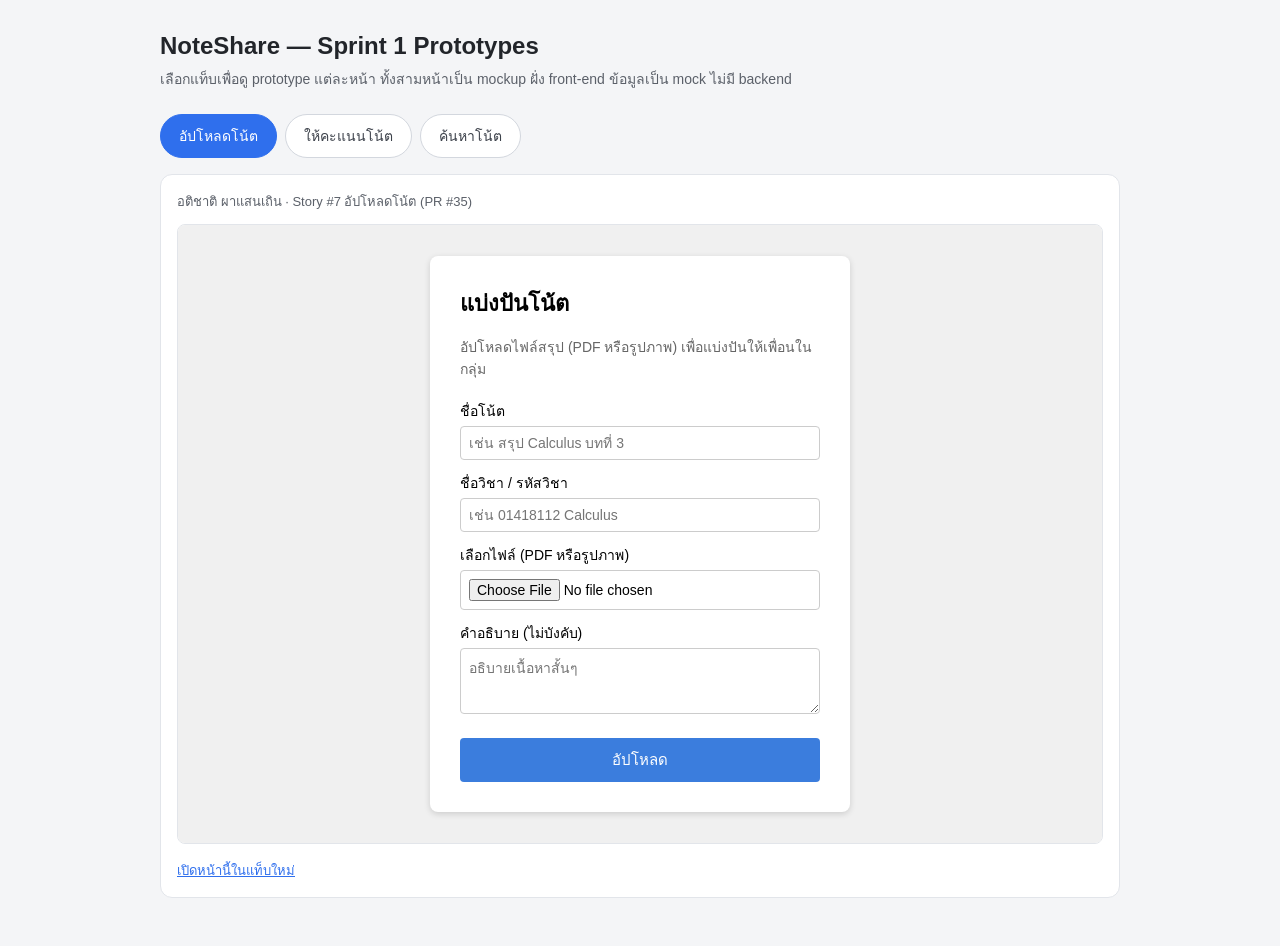
<file: prototypes/sprint1/index.html>
<!DOCTYPE html>
<html lang="th">
<head>
  <meta charset="UTF-8">
  <meta name="viewport" content="width=device-width, initial-scale=1.0">
  <title>NoteShare - Sprint 1 Prototypes</title>
  <link rel="stylesheet" href="style.css">
</head>
<body>
  <header>
    <h1>NoteShare — Sprint 1 Prototypes</h1>
    <p>เลือกแท็บเพื่อดู prototype แต่ละหน้า ทั้งสามหน้าเป็น mockup ฝั่ง front-end ข้อมูลเป็น mock ไม่มี backend</p>
  </header>

  <main>
    <nav class="tabs" id="tabs">
      <button class="tab" data-src="atichat_upload_note_prototype.html">อัปโหลดโน้ต</button>
      <button class="tab" data-src="kittamet_note_rating_prototype.html">ให้คะแนนโน้ต</button>
      <button class="tab" data-src="wachirawit_search_note_prototype.html">ค้นหาโน้ต</button>
    </nav>

    <section class="stage">
      <p class="owner" id="owner"></p>
      <iframe id="frame" title="prototype preview"></iframe>
      <p class="open-link"><a id="openLink" href="#" target="_blank">เปิดหน้านี้ในแท็บใหม่</a></p>
    </section>
  </main>

  <script>
    const owners = {
      "atichat_upload_note_prototype.html": "อติชาติ ผาแสนเถิน · Story #7 อัปโหลดโน้ต (PR #35)",
      "kittamet_note_rating_prototype.html": "กฤตเมธ ป้องตัน · ให้คะแนนโน้ต (PR #36)",
      "wachirawit_search_note_prototype.html": "วชิรวิทย์ ศรีทอง · ค้นหาโน้ต (PR #37)"
    };

    const tabs = document.querySelectorAll("#tabs .tab");
    const frame = document.getElementById("frame");
    const owner = document.getElementById("owner");
    const openLink = document.getElementById("openLink");

    function show(tab) {
      const src = tab.dataset.src;
      frame.src = src;
      owner.textContent = owners[src];
      openLink.href = src;
      tabs.forEach(t => t.classList.toggle("active", t === tab));
    }

    tabs.forEach(tab => tab.addEventListener("click", () => show(tab)));

    show(tabs[0]);
  </script>
</body>
</html>
</file>
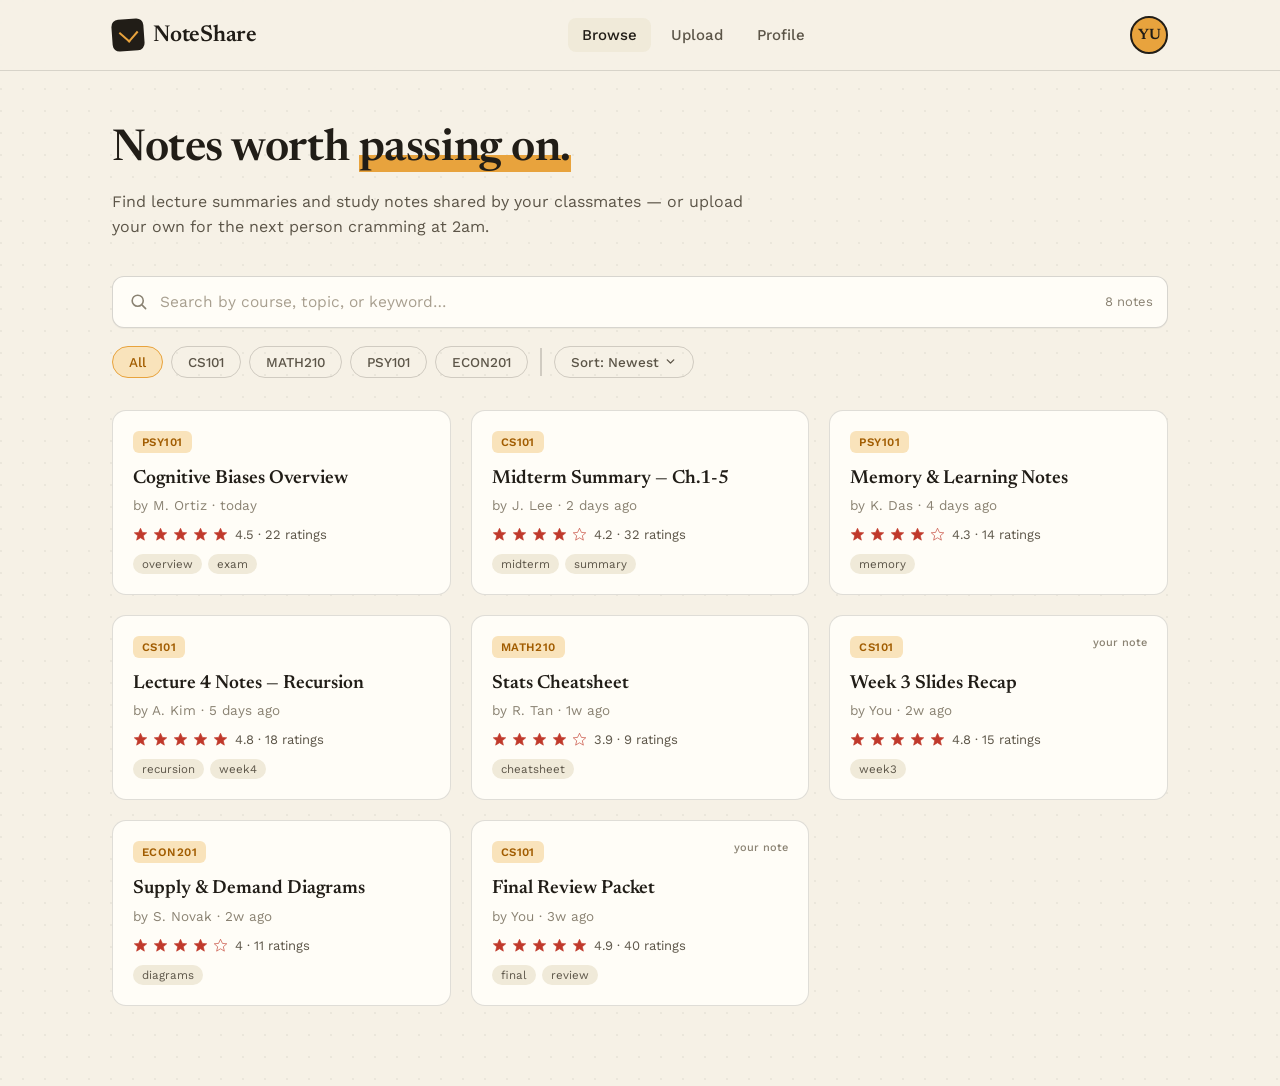
<file: docs/design/mockup/index.html>
<!DOCTYPE html>
<html lang="en">
<head>
<meta charset="UTF-8">
<meta name="viewport" content="width=device-width, initial-scale=1.0">
<title>NoteShare</title>
<link rel="preconnect" href="https://fonts.googleapis.com">
<link href="https://fonts.googleapis.com/css2?family=Newsreader:ital,opsz,wght@0,6..72,400;0,6..72,500;0,6..72,600;1,6..72,500&family=Work+Sans:wght@400;500;600;700&display=swap" rel="stylesheet">
<link rel="stylesheet" href="style.css">
</head>
<body>

<div id="app">
  <!-- NAV -->
  <div class="nav">
    <div class="nav-inner">
      <div class="brand" id="brand">
        <div class="brand-mark"><span></span></div>
        <span class="brand-name">NoteShare</span>
      </div>
      <div class="nav-links">
        <div class="nav-link" data-view="home" id="nav-home">Browse</div>
        <div class="nav-link" data-view="upload" id="nav-upload">Upload</div>
        <div class="nav-link" data-view="profile" id="nav-profile">Profile</div>
      </div>
      <div class="nav-auth" id="nav-auth"></div>
    </div>
  </div>

  <!-- HOME -->
  <div class="view" id="view-home">
    <div class="page">
      <div class="hero">
        <h1>Notes worth <span class="highlight">passing on.</span></h1>
        <p>Find lecture summaries and study notes shared by your classmates — or upload your own for the next person cramming at 2am.</p>
      </div>

      <div class="search-bar">
        <svg width="19" height="19" viewBox="0 0 24 24" fill="none" stroke="#8a8272" stroke-width="2" stroke-linecap="round"><circle cx="11" cy="11" r="7"></circle><line x1="21" y1="21" x2="16.65" y2="16.65"></line></svg>
        <input id="search-input" placeholder="Search by course, topic, or keyword…">
        <div class="result-count" id="result-count"></div>
      </div>

      <div class="chip-row" id="chip-row"></div>

      <div class="note-grid" id="note-grid"></div>

      <div class="no-results" id="no-results" style="display:none">
        <div class="no-results-title" id="no-results-title"></div>
        <div class="no-results-sub">Try another course or keyword — or be the first to upload one.</div>
      </div>
    </div>
  </div>

  <!-- DETAIL -->
  <div class="view" id="view-detail" style="display:none">
    <div class="page">
      <div class="back-link" id="back-to-browse">
        <svg width="15" height="15" viewBox="0 0 24 24" fill="none" stroke="#5c5548" stroke-width="2.2" stroke-linecap="round" stroke-linejoin="round"><polyline points="15 18 9 12 15 6"></polyline></svg>
        Back to Browse
      </div>
      <div class="detail-grid">
        <div>
          <div class="tag-course" id="d-course"></div>
          <h2 id="d-title"></h2>
          <div class="d-meta" id="d-meta"></div>
          <div class="preview-card">
            <div class="preview-line" style="width:78%"></div>
            <div class="preview-line" style="width:92%"></div>
            <div class="preview-line" style="width:60%;margin-bottom:24px"></div>
            <div class="preview-line" style="width:85%"></div>
            <div class="preview-line" style="width:70%"></div>
            <div class="preview-line" style="width:95%"></div>
            <div class="preview-footer">— page 1 of 6 — document preview —</div>
          </div>
        </div>
        <div>
          <div class="detail-actions">
            <div class="btn-dark" id="btn-download">
              <svg width="16" height="16" viewBox="0 0 24 24" fill="none" stroke="#f6f1e6" stroke-width="2.2" stroke-linecap="round" stroke-linejoin="round"><path d="M12 3v12"></path><polyline points="7 11 12 16 17 11"></polyline><path d="M5 21h14"></path></svg>
              Download
            </div>
            <div class="btn-icon" id="btn-bookmark">
              <svg width="17" height="17" viewBox="0 0 24 24" fill="none" stroke="#211d17" stroke-width="2"><path d="M6 3h12v18l-6-4-6 4V3z"></path></svg>
            </div>
            <div class="btn-icon" id="btn-flag">
              <svg width="17" height="17" viewBox="0 0 24 24" fill="none" stroke="#211d17" stroke-width="2"><path d="M4 3v18"></path><path d="M4 4h13l-2 4 2 4H4"></path></svg>
            </div>
          </div>
          <div class="rating-card">
            <div class="rating-label">Community rating</div>
            <div class="rating-big" id="d-rating"></div>
            <div class="rating-label">Your rating</div>
            <div class="star-input" id="star-input"></div>
          </div>
          <div class="flag-note">Flagging notifies moderators to review this note for accuracy or content issues.</div>
        </div>
      </div>
      <div class="comments-section">
        <div class="comments-title" id="comments-title"></div>
        <div id="comments-list"></div>
        <div class="comment-form">
          <input id="comment-input" placeholder="Add a comment…">
          <div class="btn-dark btn-post" id="btn-post">Post</div>
        </div>
      </div>
    </div>
  </div>

  <!-- UPLOAD -->
  <div class="view" id="view-upload" style="display:none">
    <div class="page page-narrow">
      <h2 class="section-title">Upload a note</h2>
      <p class="section-sub">Share a summary, cheat sheet, or full lecture notes with your classmates.</p>

      <div class="dropzone" id="dropzone">
        <svg width="30" height="30" viewBox="0 0 24 24" fill="none" stroke="#a15c00" stroke-width="1.8" stroke-linecap="round" stroke-linejoin="round"><path d="M4 14.9A5 5 0 0 1 5.5 5a5.5 5.5 0 0 1 10.6-.3A4.5 4.5 0 0 1 20 12.9"></path><path d="M12 12v9"></path><polyline points="9 15 12 12 15 15"></polyline></svg>
        <div class="dropzone-label" id="dropzone-label">Drag file here or browse</div>
        <div class="dropzone-sub">PDF, DOCX, or image — up to 20MB</div>
      </div>

      <div class="field-label">Title</div>
      <input id="upload-title" class="text-input" placeholder="e.g. Week 6 Lecture Recap">

      <div class="field-label">Course</div>
      <select id="upload-course" class="text-input"></select>

      <div class="field-label">Description (optional)</div>
      <textarea id="upload-description" class="text-input textarea" placeholder="What does this note cover?"></textarea>

      <div class="field-label">Tags</div>
      <div class="tag-editor" id="tag-editor">
        <input id="tag-input" class="tag-input" placeholder="+ add tag, press Enter">
      </div>

      <div class="upload-actions">
        <div class="btn-outline" id="btn-cancel-upload">Cancel</div>
        <div class="btn-accent" id="btn-publish">Publish ✓</div>
      </div>
    </div>
  </div>

  <!-- PROFILE -->
  <div class="view" id="view-profile" style="display:none">
    <div class="page page-mid">
      <div class="profile-header">
        <div class="avatar-lg">YU</div>
        <div>
          <div class="profile-name">You</div>
          <div class="profile-email">you@uni.ac.th · joined 2026</div>
        </div>
      </div>
      <div class="stats-row">
        <div class="stat-card"><div class="stat-num" id="stat-count"></div><div class="stat-label">notes shared</div></div>
        <div class="stat-card"><div class="stat-num stat-red" id="stat-avg"></div><div class="stat-label">avg rating</div></div>
        <div class="stat-card"><div class="stat-num" id="stat-downloads"></div><div class="stat-label">downloads</div></div>
      </div>
      <div class="section-title" style="font-size:20px;margin-bottom:14px">My uploads</div>
      <div id="my-uploads"></div>
    </div>
  </div>

  <!-- LOGIN -->
  <div class="view" id="view-login" style="display:none">
    <div class="page page-login">
      <div class="login-card">
        <div class="login-left">
          <div class="login-brand">NoteShare</div>
          <div class="login-quote">"The best notes in class are the ones someone bothered to share."</div>
          <div class="login-sub">Join thousands of students studying together.</div>
        </div>
        <div class="login-right">
          <div class="auth-tabs">
            <div class="auth-tab active" id="tab-login">Log in</div>
            <div class="auth-tab" id="tab-signup">Sign up</div>
          </div>
          <div class="field-label">University email</div>
          <input class="text-input" placeholder="you@uni.ac.th">
          <div class="field-label">Password</div>
          <input type="password" class="text-input" placeholder="••••••••" style="margin-bottom:22px">
          <div class="btn-accent" id="btn-login-submit" style="margin-bottom:16px" ></div>
          <div class="or-divider">— or continue with —</div>
          <div class="sso-row">
            <div class="btn-outline sso-btn">University SSO</div>
            <div class="btn-outline sso-btn">Google</div>
          </div>
        </div>
      </div>
    </div>
  </div>
</div>

<script src="script.js"></script>
</body>
</html>
</file>
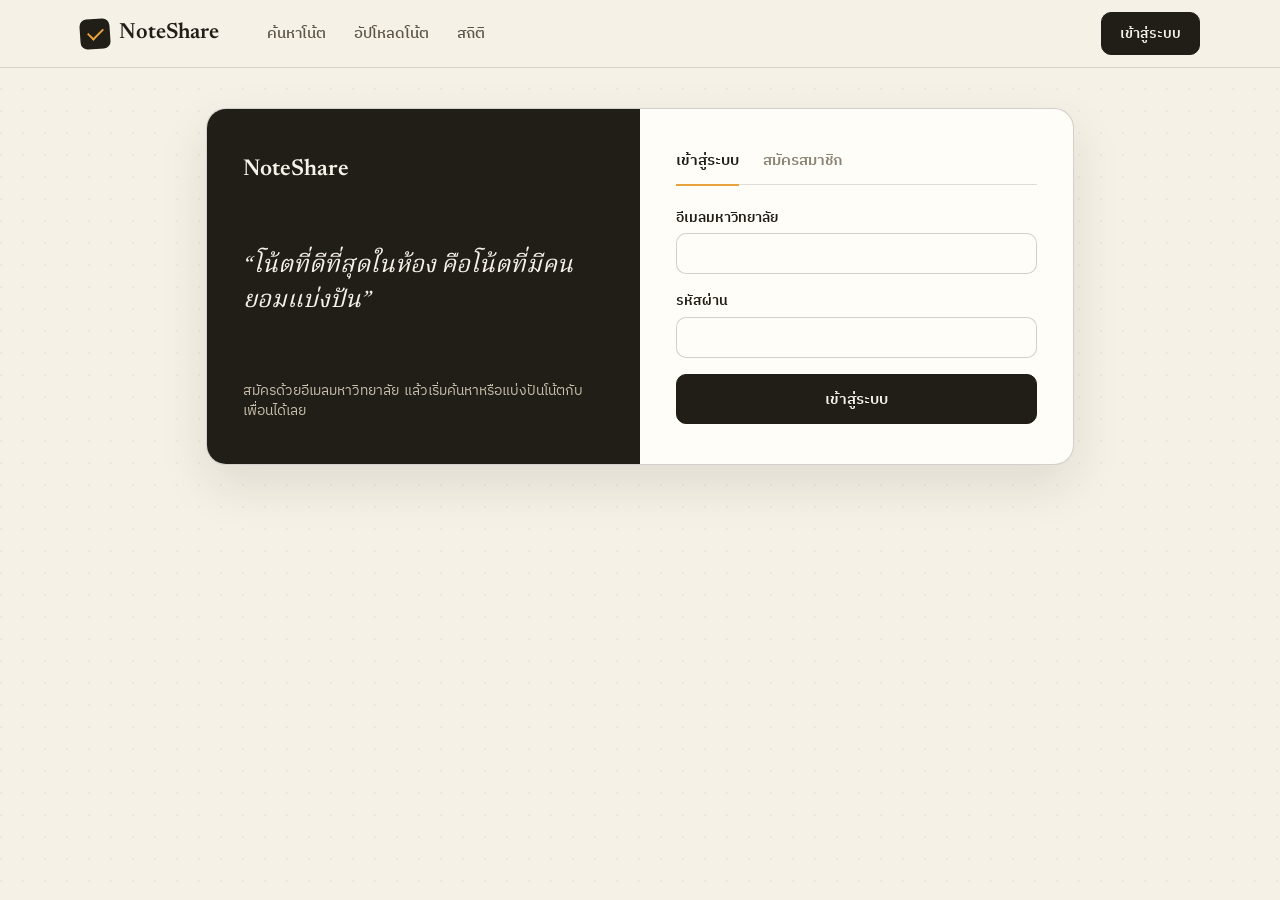
<file: web/login.html>
<!DOCTYPE html>
<html lang="th">
<head>
<meta charset="UTF-8">
<meta name="viewport" content="width=device-width, initial-scale=1">
<title>NoteShare - เข้าสู่ระบบ</title>
<link rel="preconnect" href="https://fonts.googleapis.com">
<link rel="preconnect" href="https://fonts.gstatic.com" crossorigin>
<link rel="stylesheet" href="https://fonts.googleapis.com/css2?family=IBM+Plex+Sans+Thai:wght@400;500;600&family=Newsreader:opsz,wght@6..72,500;6..72,600&family=Noto+Serif+Thai:wght@500;600&family=Work+Sans:wght@400;500;600;700&display=swap">
<link rel="stylesheet" href="style.css">
<script src="session-utils.js" defer></script>
<script src="site.js" defer></script>
<script src="login.js" defer></script>
</head>
<body>

<nav id="siteNav" class="site-nav" aria-label="เมนูหลัก"></nav>

<main class="page-card form-card">
 <div class="auth-card">
  <aside class="auth-aside" aria-label="NoteShare">
    <p class="auth-brand">NoteShare</p>
    <p class="auth-quote">“โน้ตที่ดีที่สุดในห้อง คือโน้ตที่มีคนยอมแบ่งปัน”</p>
    <p class="auth-sub">สมัครด้วยอีเมลมหาวิทยาลัย แล้วเริ่มค้นหาหรือแบ่งปันโน้ตกับเพื่อนได้เลย</p>
  </aside>
  <div class="auth-main">
  <div class="tab-list" role="tablist" aria-label="เข้าสู่ระบบหรือสมัครสมาชิก">
    <button type="button" role="tab" id="loginTab" class="tab" aria-controls="loginForm" aria-selected="true">เข้าสู่ระบบ</button>
    <button type="button" role="tab" id="registerTab" class="tab" aria-controls="registerForm" aria-selected="false" tabindex="-1">สมัครสมาชิก</button>
  </div>

  <p id="authNotice" class="notice-box" role="status" hidden></p>

  <!-- US-06 (#6) -->
  <form id="loginForm" class="stack-form" role="tabpanel" aria-labelledby="loginTab" novalidate>
    <p id="loginError" class="error-box" role="alert" hidden></p>

    <label class="form-field">
      <span>อีเมลมหาวิทยาลัย</span>
      <input type="email" name="email" class="text-input" autocomplete="username" required
             aria-describedby="loginEmailError">
      <span id="loginEmailError" class="field-error" data-error-for="email" hidden></span>
    </label>

    <label class="form-field">
      <span>รหัสผ่าน</span>
      <input type="password" name="password" class="text-input" autocomplete="current-password" required
             aria-describedby="loginPasswordError">
      <span id="loginPasswordError" class="field-error" data-error-for="password" hidden></span>
    </label>

    <button type="submit" class="primary-btn">เข้าสู่ระบบ</button>
  </form>

  <!-- US-05 (#5) -->
  <form id="registerForm" class="stack-form" role="tabpanel" aria-labelledby="registerTab" novalidate hidden>
    <p id="registerError" class="error-box" role="alert" hidden></p>

    <label class="form-field">
      <span>ชื่อที่แสดงบนโน้ต</span>
      <input type="text" name="display_name" class="text-input" autocomplete="name" maxlength="120" required
             aria-describedby="registerNameHint registerNameError">
      <small id="registerNameHint" class="field-hint">ชื่อนี้จะแนบไปกับโน้ตทุกอันที่คุณอัปโหลด</small>
      <span id="registerNameError" class="field-error" data-error-for="display_name" hidden></span>
    </label>

    <label class="form-field">
      <span>อีเมลมหาวิทยาลัย</span>
      <input type="email" name="email" class="text-input" autocomplete="username" required
             placeholder="เช่น 67000000@up.ac.th" aria-describedby="registerEmailError">
      <span id="registerEmailError" class="field-error" data-error-for="email" hidden></span>
    </label>

    <label class="form-field">
      <span>รหัสผ่าน</span>
      <input type="password" name="password" class="text-input" autocomplete="new-password" minlength="8"
             maxlength="128" required aria-describedby="registerPasswordHint registerPasswordError">
      <small id="registerPasswordHint" class="field-hint">อย่างน้อย 8 ตัวอักษร</small>
      <span id="registerPasswordError" class="field-error" data-error-for="password" hidden></span>
    </label>

    <button type="submit" class="primary-btn">สมัครสมาชิก</button>
  </form>
  </div>
 </div>
</main>

</body>
</html>
</file>
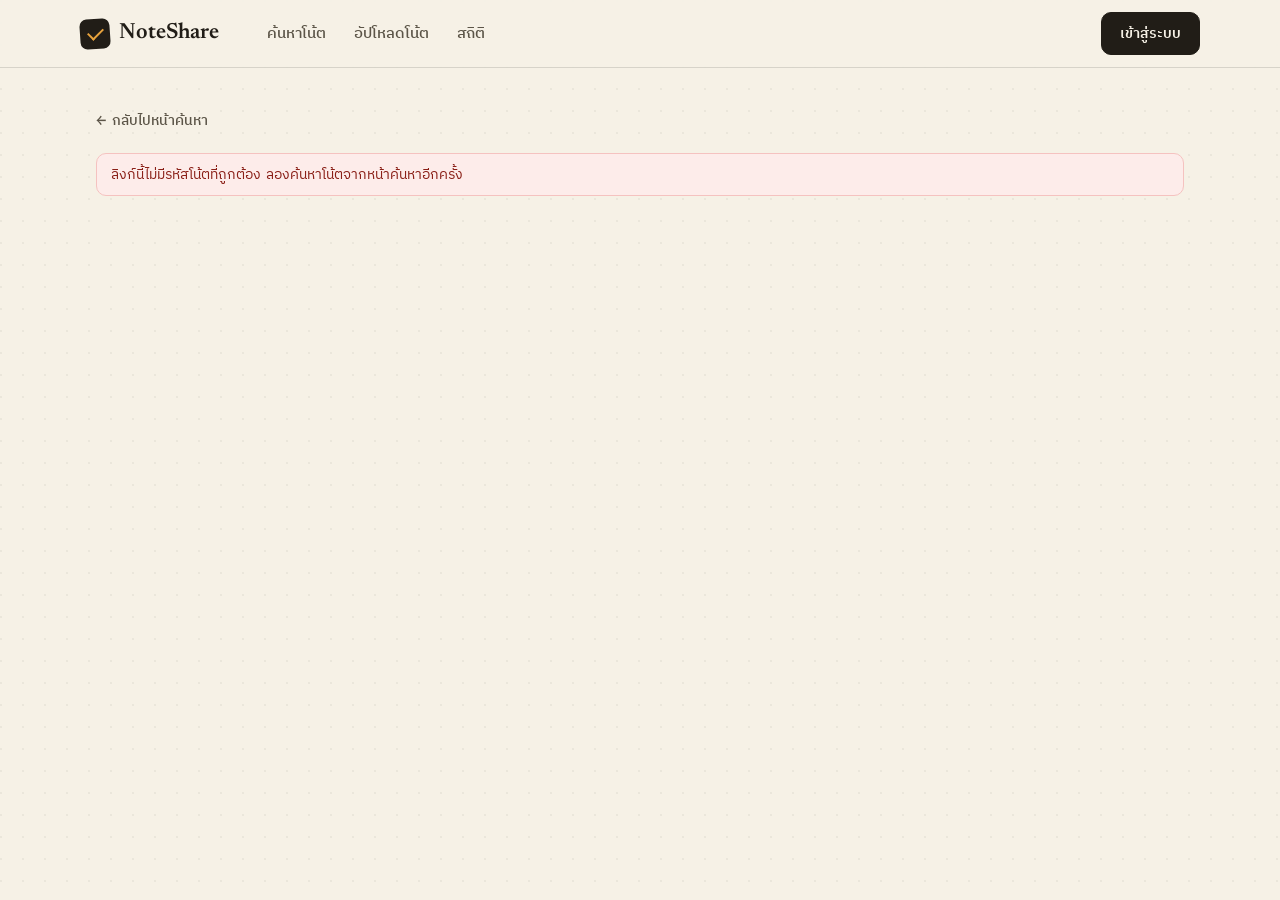
<file: web/note.html>
<!DOCTYPE html>
<html lang="th">
<head>
<meta charset="UTF-8">
<meta name="viewport" content="width=device-width, initial-scale=1">
<title>NoteShare - รายละเอียดโน้ต</title>
<link rel="preconnect" href="https://fonts.googleapis.com">
<link rel="preconnect" href="https://fonts.gstatic.com" crossorigin>
<link rel="stylesheet" href="https://fonts.googleapis.com/css2?family=IBM+Plex+Sans+Thai:wght@400;500;600&family=Newsreader:opsz,wght@6..72,500;6..72,600&family=Noto+Serif+Thai:wght@500;600&family=Work+Sans:wght@400;500;600;700&display=swap">
<link rel="stylesheet" href="style.css">
<script src="session-utils.js" defer></script>
<script src="search-utils.js" defer></script>
<script src="note-utils.js" defer></script>
<script src="site.js" defer></script>
<script src="note.js" defer></script>
</head>
<body>

<nav id="siteNav" class="site-nav" aria-label="เมนูหลัก"></nav>

<!-- Note detail page (wireframe 1d, Issue #85). The search page's preview dialog stays as the
     quick look; this page puts every action on a note in one place. -->
<main class="page-card">
  <a id="backLink" class="back-link" href="/">← กลับไปหน้าค้นหา</a>

  <p id="noteLoading" class="results-count" role="status">กำลังโหลดโน้ต…</p>
  <p id="noteError" class="error-box" role="alert" hidden></p>

  <div id="noteDetail" class="detail-grid" hidden>
    <article class="detail-main" aria-labelledby="noteTitle">
      <span id="noteCourse" class="tag-course"></span>
      <h1 id="noteTitle" class="detail-title"></h1>
      <p id="noteMeta" class="detail-meta"></p>
      <div id="noteTags" class="note-tags"></div>
      <p id="noteDescription" class="detail-description" hidden></p>
      <div class="preview-frame detail-preview">
        <p id="previewStatus" class="preview-status" role="status">กำลังโหลดตัวอย่าง…</p>
        <img id="previewImage" alt="" hidden>
      </div>
    </article>

    <aside class="detail-side" aria-label="การทำงานกับโน้ตนี้">
      <div class="detail-actions">
        <button type="button" id="downloadBtn" class="primary-btn detail-download">
          <svg width="16" height="16" viewBox="0 0 24 24" fill="none" stroke="currentColor" stroke-width="2.2"
               stroke-linecap="round" stroke-linejoin="round" aria-hidden="true"><path d="M12 3v12"></path><polyline points="7 11 12 16 17 11"></polyline><path d="M5 21h14"></path></svg>
          ดาวน์โหลด
        </button>
        <button type="button" id="favoriteBtn" class="icon-btn" aria-pressed="false" aria-label="บันทึกเป็นรายการโปรด"
                title="บันทึกเป็นรายการโปรด">
          <svg width="17" height="17" viewBox="0 0 24 24" fill="none" stroke="currentColor" stroke-width="2"
               aria-hidden="true"><path d="M6 3h12v18l-6-4-6 4V3z"></path></svg>
        </button>
        <button type="button" id="reportToggle" class="icon-btn" aria-expanded="false" aria-controls="reportForm"
                aria-label="รายงานโน้ตนี้" title="รายงานโน้ตนี้">
          <svg width="17" height="17" viewBox="0 0 24 24" fill="none" stroke="currentColor" stroke-width="2"
               aria-hidden="true"><path d="M4 3v18"></path><path d="M4 4h13l-2 4 2 4H4"></path></svg>
        </button>
      </div>
      <p id="actionStatus" class="action-status" role="status" aria-live="polite"></p>

      <form id="reportForm" class="side-card stack-form" novalidate hidden>
        <label class="form-field">
          เหตุผลที่รายงาน
          <textarea id="reportReason" name="reason" class="text-input" maxlength="500" required
                    placeholder="เช่น เนื้อหาไม่ตรงกับชื่อ หรือมีข้อมูลส่วนตัวของคนอื่น"></textarea>
          <span class="field-error" data-error-for="reason" hidden></span>
        </label>
        <div class="form-actions">
          <button type="submit" class="primary-btn">ส่งรายงาน</button>
          <button type="button" id="reportCancel" class="secondary-btn">ยกเลิก</button>
        </div>
      </form>

      <section class="side-card" aria-labelledby="ratingHeading">
        <h2 id="ratingHeading" class="side-label">คะแนนจากผู้ใช้</h2>
        <p id="ratingAverage" class="rating-big" aria-live="polite"></p>
        <p id="ratingMessage" class="rating-message" role="status"></p>
        <div id="ratingStars" class="rating-stars" role="group" aria-label="เลือกคะแนน 1 ถึง 5" hidden>
          <button type="button" class="rating-star" data-rating="1" aria-label="1 ดาว" aria-pressed="false">☆</button>
          <button type="button" class="rating-star" data-rating="2" aria-label="2 ดาว" aria-pressed="false">☆</button>
          <button type="button" class="rating-star" data-rating="3" aria-label="3 ดาว" aria-pressed="false">☆</button>
          <button type="button" class="rating-star" data-rating="4" aria-label="4 ดาว" aria-pressed="false">☆</button>
          <button type="button" class="rating-star" data-rating="5" aria-label="5 ดาว" aria-pressed="false">☆</button>
        </div>
        <button type="button" id="submitRating" class="secondary-btn" hidden disabled>ส่งคะแนน</button>
        <p id="ratingSubmitStatus" class="rating-message" role="status" aria-live="polite"></p>
      </section>

      <section class="side-card" aria-labelledby="thanksHeading">
        <h2 id="thanksHeading" class="side-label">ขอบคุณเจ้าของโน้ต</h2>
        <p id="thanksMessage" class="rating-message" role="status" aria-live="polite"></p>
        <button type="button" id="thanksBtn" class="secondary-btn accent-btn" hidden>🙏 ขอบคุณ</button>
      </section>

      <p class="flag-note">ปุ่มธง (รายงาน) จะส่งเรื่องให้ผู้ดูแลตรวจว่าโน้ตมีเนื้อหาไม่เหมาะสมหรือไม่</p>
      <p class="flag-note">เป็นเจ้าของโน้ตนี้? แก้หรือลบได้จาก <a href="/profile.html">หน้าโปรไฟล์</a></p>
    </aside>
  </div>

  <section id="commentsSection" class="comments-section" aria-labelledby="commentsTitle" hidden>
    <h2 id="commentsTitle" class="comments-title">ความคิดเห็น</h2>
    <p id="commentsError" class="error-box" role="alert" hidden></p>
    <ol id="commentsList" class="comments-list"></ol>
    <p id="noComments" class="field-hint" hidden>ยังไม่มีความคิดเห็น</p>
    <form id="commentForm" class="comment-form" novalidate hidden>
      <label for="commentInput" class="visually-hidden">ความคิดเห็นของคุณ</label>
      <textarea id="commentInput" name="content" class="text-input" maxlength="1000" rows="2"
                placeholder="เขียนความคิดเห็น…"></textarea>
      <button type="submit" class="primary-btn">โพสต์</button>
    </form>
    <p id="commentLogin" class="field-hint" hidden></p>
  </section>
</main>

</body>
</html>
</file>
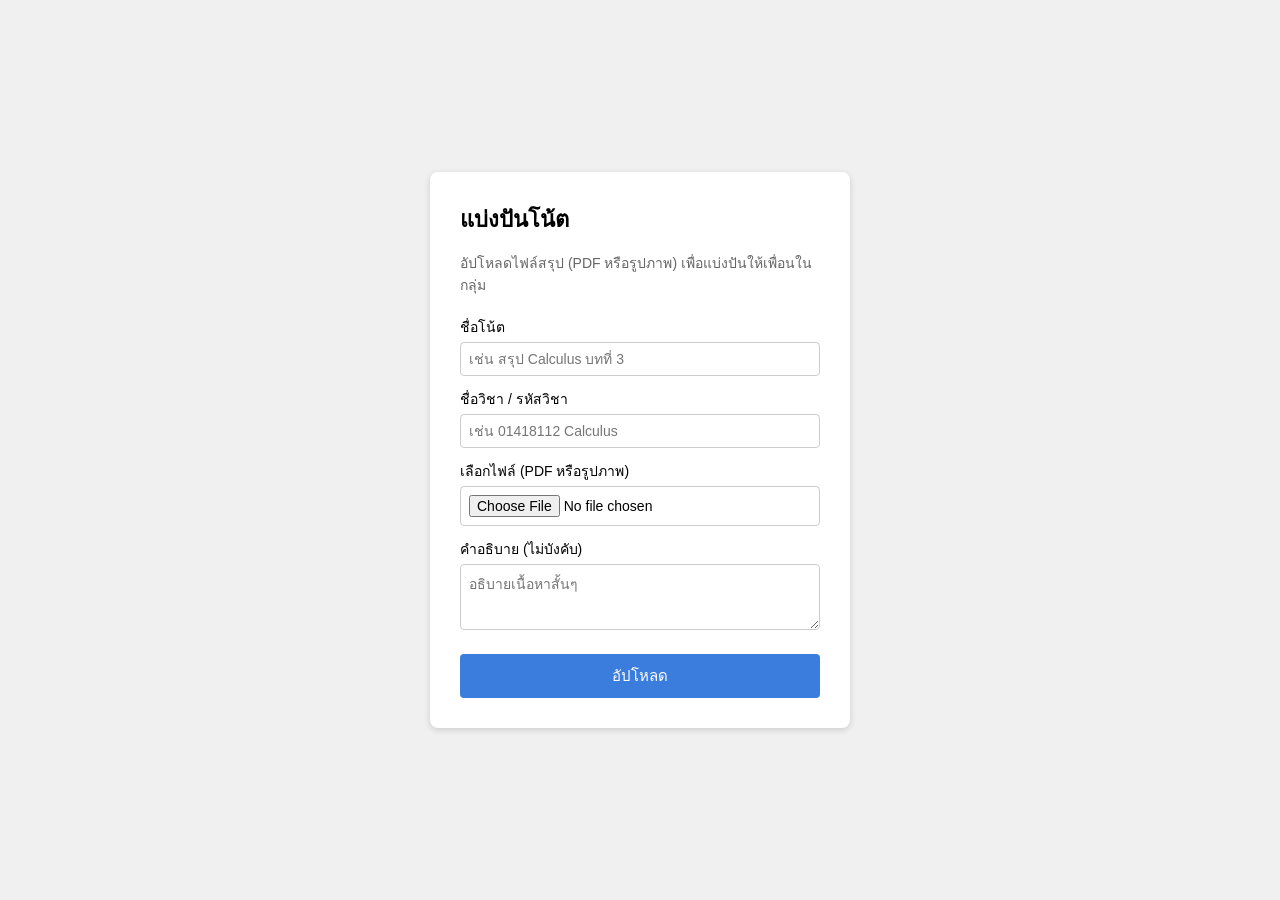
<file: prototypes/sprint1/atichat_upload_note_prototype.html>
<!DOCTYPE html>
<html lang="th">
<head>
  <meta charset="UTF-8">
  <meta name="viewport" content="width=device-width, initial-scale=1.0">
  <title>NoteShare - อัปโหลดโน้ต</title>
  <link rel="stylesheet" href="atichat_upload_note_style.css">
</head>
<body>
  <!--
    A centered card for an "upload note" form.
    It should contain:
    - A main title: "แบ่งปันโน้ต"
    - An input field for the note title
    - An input field for the subject / course code
    - A file input that accepts a PDF or an image file
    - A textarea for an optional description
    - A primary submit button with the text "อัปโหลด"
  -->
  <div class="card">
    <h1>แบ่งปันโน้ต</h1>
    <p class="subtitle">อัปโหลดไฟล์สรุป (PDF หรือรูปภาพ) เพื่อแบ่งปันให้เพื่อนในกลุ่ม</p>

    <form id="upload-form">
      <label for="note-title">ชื่อโน้ต</label>
      <input type="text" id="note-title" placeholder="เช่น สรุป Calculus บทที่ 3">

      <label for="subject">ชื่อวิชา / รหัสวิชา</label>
      <input type="text" id="subject" placeholder="เช่น 01418112 Calculus">

      <label for="note-file">เลือกไฟล์ (PDF หรือรูปภาพ)</label>
      <input type="file" id="note-file" accept=".pdf,.png,.jpg,.jpeg">

      <label for="description">คำอธิบาย (ไม่บังคับ)</label>
      <textarea id="description" rows="3" placeholder="อธิบายเนื้อหาสั้นๆ"></textarea>

      <button type="submit">อัปโหลด</button>
    </form>
  </div>

  <script>
    const form = document.getElementById("upload-form");

    form.addEventListener("submit", function (e) {
      e.preventDefault();

      const title = document.getElementById("note-title").value.trim();
      const subject = document.getElementById("subject").value.trim();
      const file = document.getElementById("note-file").files[0];

      // ต้องกรอกให้ครบและเลือกไฟล์
      if (title === "" || subject === "" || !file) {
        alert("กรุณากรอกข้อมูลให้ครบและเลือกไฟล์");
        return;
      }

      // รับเฉพาะ pdf กับรูปภาพ
      const okTypes = ["application/pdf", "image/png", "image/jpeg"];
      if (!okTypes.includes(file.type)) {
        alert("รองรับเฉพาะไฟล์ PDF หรือรูปภาพเท่านั้น");
        return;
      }

      alert("อัปโหลดสำเร็จ! (ตัวอย่าง prototype)");
      form.reset();
    });
  </script>
</body>
</html>
</file>
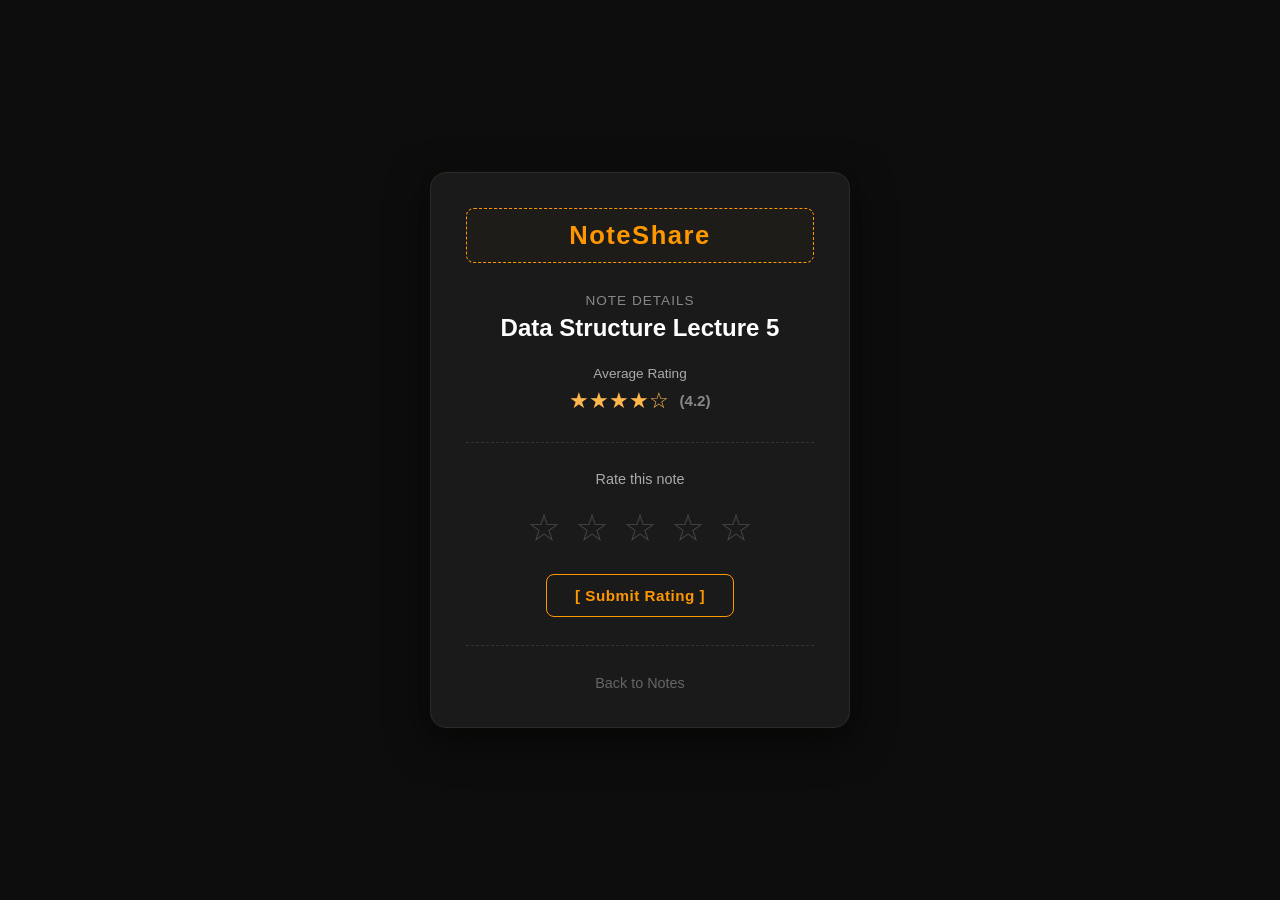
<file: prototypes/sprint1/kittamet_note_rating_prototype.html>
<!DOCTYPE html>
<html lang="en">
<head>
  <meta charset="UTF-8">
  <meta name="viewport" content="width=device-width, initial-scale=1.0">
  <title>NoteShare - Note Rating</title>
  <link rel="stylesheet" href="kittamet_note_rating_style.css">
</head>
<body>

  <div class="rating-card">
    <header class="brand-box">NoteShare</header>
    
    <main class="content">
      <p class="subtitle">Note Details</p>
      <h1 class="note-title">Data Structure Lecture 5</h1>
      
      <div class="average-rating">
        <p>Average Rating</p>
        <div class="stars-display">★★★★☆ <span class="rating-num">(4.2)</span></div>
      </div>
      
      <hr class="wireframe-divider">
      
      <div class="user-rate-section">
        <p class="section-title">Rate this note</p>
        <!-- ดาว 5 ดวงสำหรับให้คลิกเลือกคะแนน -->
        <div class="star-rating" id="starRating">
          <span class="star" data-value="1">☆</span>
          <span class="star" data-value="2">☆</span>
          <span class="star" data-value="3">☆</span>
          <span class="star" data-value="4">☆</span>
          <span class="star" data-value="5">☆</span>
        </div>
        <button class="btn-submit" id="submitBtn">[ Submit Rating ]</button>
      </div>
      
      <hr class="wireframe-divider">
      
      <a href="#" class="btn-back">Back to Notes</a>
    </main>
  </div>

  <!-- JavaScript จาก Gemini สำหรับจัดการ Event การคลิกและแจ้งเตือน -->
  <script>
    let selectedRating = 0;
    const stars = document.querySelectorAll('#starRating .star');
    const submitBtn = document.getElementById('submitBtn');

    // ระบบสลับสีดาวเมื่อผู้ใช้คลิกเลือก (Interactive Selection)
    stars.forEach(star => {
      star.addEventListener('click', function() {
        selectedRating = parseInt(this.getAttribute('data-value'));
        
        // อัปเดตดาวทึบ (★) และดาวโปร่ง (☆) ตามคะแนนที่เลือก
        stars.forEach(s => {
          const value = parseInt(s.getAttribute('data-value'));
          if (value <= selectedRating) {
            s.textContent = '★';
            s.classList.add('selected');
          } else {
            s.textContent = '☆';
            s.classList.remove('selected');
          }
        });
      });
    });

    // ตรวจสอบเงื่อนไขเมื่อกดปุ่ม [ Submit Rating ]
    submitBtn.addEventListener('click', function() {
      // 1. ถ้ายังไม่ได้เลือกดาวเลย
      if (selectedRating === 0) {
        alert("Please select a rating before submitting.");
        return;
      }

      // 2. ถ้าเลือกดาวแล้ว ให้แสดง Alert สำเร็จ
      alert(`Thank you for rating! You gave this note ${selectedRating} stars. (This is a prototype)`);
    });
  </script>
</body>
</html>
</file>
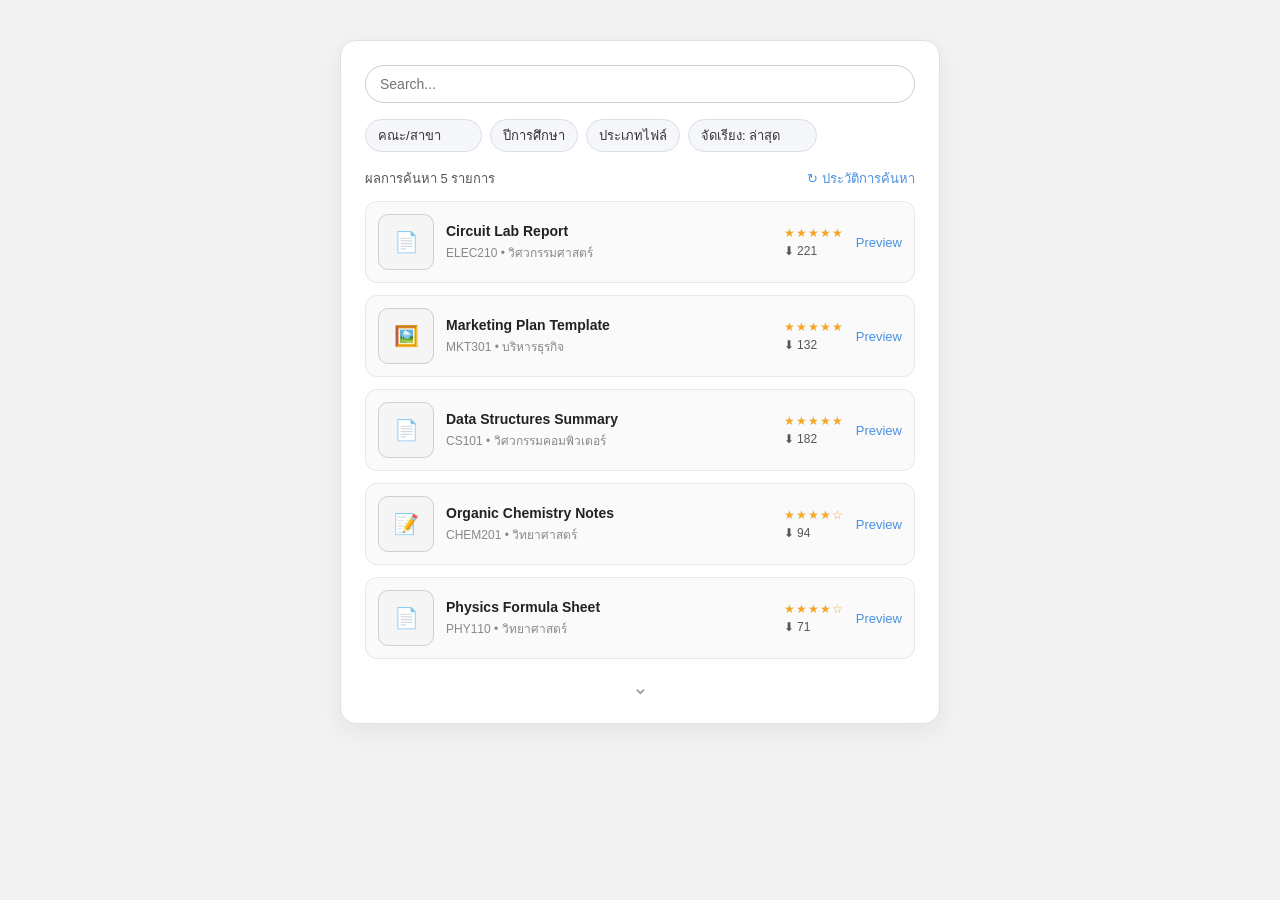
<file: prototypes/sprint1/wachirawit_search_note_prototype.html>
<!DOCTYPE html>
<html lang="th">
<head>
<meta charset="UTF-8">
<title>NoteShare - ค้นหาโน้ต</title>
<link rel="stylesheet" href="wachirawit_search_note_prototype.css">
<script src="note-utils.js"></script>
</head>
<body>

<div class="search-card">

  <label for="searchInput" style="position:absolute; width:1px; height:1px; overflow:hidden;">ค้นหาโน้ต</label>
  <input type="text" id="searchInput" class="search-input" placeholder="Search...">

  <div class="filter-row">
    <label for="facultyFilter" style="position:absolute; width:1px; height:1px; overflow:hidden;">กรองตามคณะ</label>
    <select id="facultyFilter" class="filter-btn">
      <option value="">คณะ/สาขา</option>
      <option value="eng">วิศวกรรมศาสตร์</option>
      <option value="sci">วิทยาศาสตร์</option>
      <option value="biz">บริหารธุรกิจ</option>
    </select>

    <label for="yearFilter" style="position:absolute; width:1px; height:1px; overflow:hidden;">กรองตามปีการศึกษา</label>
    <select id="yearFilter" class="filter-btn">
      <option value="">ปีการศึกษา</option>
      <option value="2566">2566</option>
      <option value="2567">2567</option>
      <option value="2568">2568</option>
    </select>

    <label for="typeFilter" style="position:absolute; width:1px; height:1px; overflow:hidden;">กรองตามประเภทไฟล์</label>
    <select id="typeFilter" class="filter-btn">
      <option value="">ประเภทไฟล์</option>
      <option value="pdf">PDF</option>
      <option value="docx">DOCX</option>
      <option value="img">รูปภาพ</option>
    </select>

    <label for="sortFilter" style="position:absolute; width:1px; height:1px; overflow:hidden;">จัดเรียงข้อมูล</label>
    <select id="sortFilter" class="filter-btn">
      <option value="new">จัดเรียง: ล่าสุด</option>
      <option value="rating">คะแนนสูงสุด</option>
      <option value="download">ดาวน์โหลดมากสุด</option>
    </select>
  </div>

  <div class="results-header">
    <span id="resultsCount" class="results-count">ผลการค้นหา 0 รายการ</span>
    <a href="#" id="historyLink" class="history-link">↻ ประวัติการค้นหา</a>
  </div>

  <div id="historyPanel" class="history-panel"></div>
  <div id="resultsList" class="results-list"></div>
  <div id="noResults" class="no-results">ไม่พบผลลัพธ์</div>
  <div class="scroll-indicator">⌄</div>

</div>

<script>
// 1. ฐานข้อมูลจำลอง
const notes = [
  { title: 'Data Structures Summary', subtitle: 'CS101 • วิศวกรรมคอมพิวเตอร์', faculty: 'eng', year: '2567', type: 'pdf', rating: 4.8, downloads: 182, createdAt: 3 },
  { title: 'Organic Chemistry Notes', subtitle: 'CHEM201 • วิทยาศาสตร์', faculty: 'sci', year: '2566', type: 'docx', rating: 4.3, downloads: 94, createdAt: 2 },
  { title: 'Marketing Plan Template', subtitle: 'MKT301 • บริหารธุรกิจ', faculty: 'biz', year: '2568', type: 'img', rating: 4.6, downloads: 132, createdAt: 4 },
  { title: 'Circuit Lab Report', subtitle: 'ELEC210 • วิศวกรรมศาสตร์', faculty: 'eng', year: '2568', type: 'pdf', rating: 4.9, downloads: 221, createdAt: 5 },
  { title: 'Physics Formula Sheet', subtitle: 'PHY110 • วิทยาศาสตร์', faculty: 'sci', year: '2567', type: 'pdf', rating: 4.2, downloads: 71, createdAt: 1 },
];

const searchInput = document.getElementById('searchInput');
const historyPanel = document.getElementById('historyPanel');
const historyLink = document.getElementById('historyLink');
const resultsList = document.getElementById('resultsList');
const resultsCount = document.getElementById('resultsCount');
const noResults = document.getElementById('noResults');

const facultyFilter = document.getElementById('facultyFilter');
const yearFilter = document.getElementById('yearFilter');
const typeFilter = document.getElementById('typeFilter');
const sortFilter = document.getElementById('sortFilter');

let searchHistory = JSON.parse(localStorage.getItem('noteshare_history')) || [];

// escapeHtml/formatStars/compareNotes มาจาก note-utils.js (ดู docs/refactoring-journal.md)
const { escapeHtml, formatStars, compareNotes } = NoteUtils;

function saveHistory(term) {
  if (!term || term.length < 2) return;

  searchHistory = searchHistory.filter(h => h !== term);

  if (searchHistory.length > 0 && term.startsWith(searchHistory[0])) {
    searchHistory[0] = term;
  } else {
    searchHistory.unshift(term);
  }

  searchHistory = searchHistory.slice(0, 8);
  localStorage.setItem('noteshare_history', JSON.stringify(searchHistory));

  if (historyPanel.classList.contains('open')) renderHistory();
}

function renderHistory() {
  historyPanel.innerHTML = '';

  if (searchHistory.length === 0) {
    const emptySpan = document.createElement('span');
    emptySpan.className = 'history-empty';
    emptySpan.textContent = 'ยังไม่มีประวัติการค้นหา';
    historyPanel.appendChild(emptySpan);
    return;
  }

  searchHistory.forEach(term => {
    const btn = document.createElement('button');
    btn.className = 'history-item';
    btn.dataset.term = term;
    btn.textContent = term;
    historyPanel.appendChild(btn);
  });
}

const icons = { pdf: '📄', docx: '📝', img: '🖼️' };

function render() {
  const q = searchInput.value.trim().toLowerCase();

  const filtered = notes
    .filter(n =>
      (!q || `${n.title} ${n.subtitle}`.toLowerCase().includes(q)) &&
      (!facultyFilter.value || n.faculty === facultyFilter.value) &&
      (!yearFilter.value || n.year === yearFilter.value) &&
      (!typeFilter.value || n.type === typeFilter.value)
    )
    .sort((a, b) => compareNotes(a, b, sortFilter.value));

  resultsList.innerHTML = filtered.map(n => `
    <div class="note-card">
      <div class="thumbnail">${icons[n.type] || '📄'}</div>
      <div class="note-info">
        <div class="note-title">${escapeHtml(n.title)}</div>
        <div class="note-sub">${escapeHtml(n.subtitle)}</div>
      </div>
      <div class="note-meta">
        <div class="rating">${formatStars(n.rating)}</div>
        <div class="downloads">⬇ ${n.downloads}</div>
      </div>
      <button class="preview-link" type="button">Preview</button>
    </div>
  `).join('');

  resultsCount.textContent = `ผลการค้นหา ${filtered.length} รายการ`;
  noResults.style.display = filtered.length ? 'none' : 'block';
}

let typingTimer;
searchInput.addEventListener('input', () => {
  render();
  clearTimeout(typingTimer);
  typingTimer = setTimeout(() => saveHistory(searchInput.value.trim()), 1500);
});

searchInput.addEventListener('keydown', e => {
  if (e.key === 'Enter') {
    clearTimeout(typingTimer);
    saveHistory(searchInput.value.trim());
  }
});

// select ทั้งหมดใช้ event 'change' (ตรง semantic กว่า 'input')
[facultyFilter, yearFilter, typeFilter, sortFilter].forEach(el =>
  el.addEventListener('change', render)
);

historyLink.addEventListener('click', e => {
  e.preventDefault();
  historyPanel.classList.toggle('open');
  if (historyPanel.classList.contains('open')) renderHistory();
});

historyPanel.addEventListener('click', e => {
  const btn = e.target.closest('.history-item');
  if (!btn) return;
  searchInput.value = btn.dataset.term;
  historyPanel.classList.remove('open');
  render();
});

render();
</script>

</body>
</html>
</file>
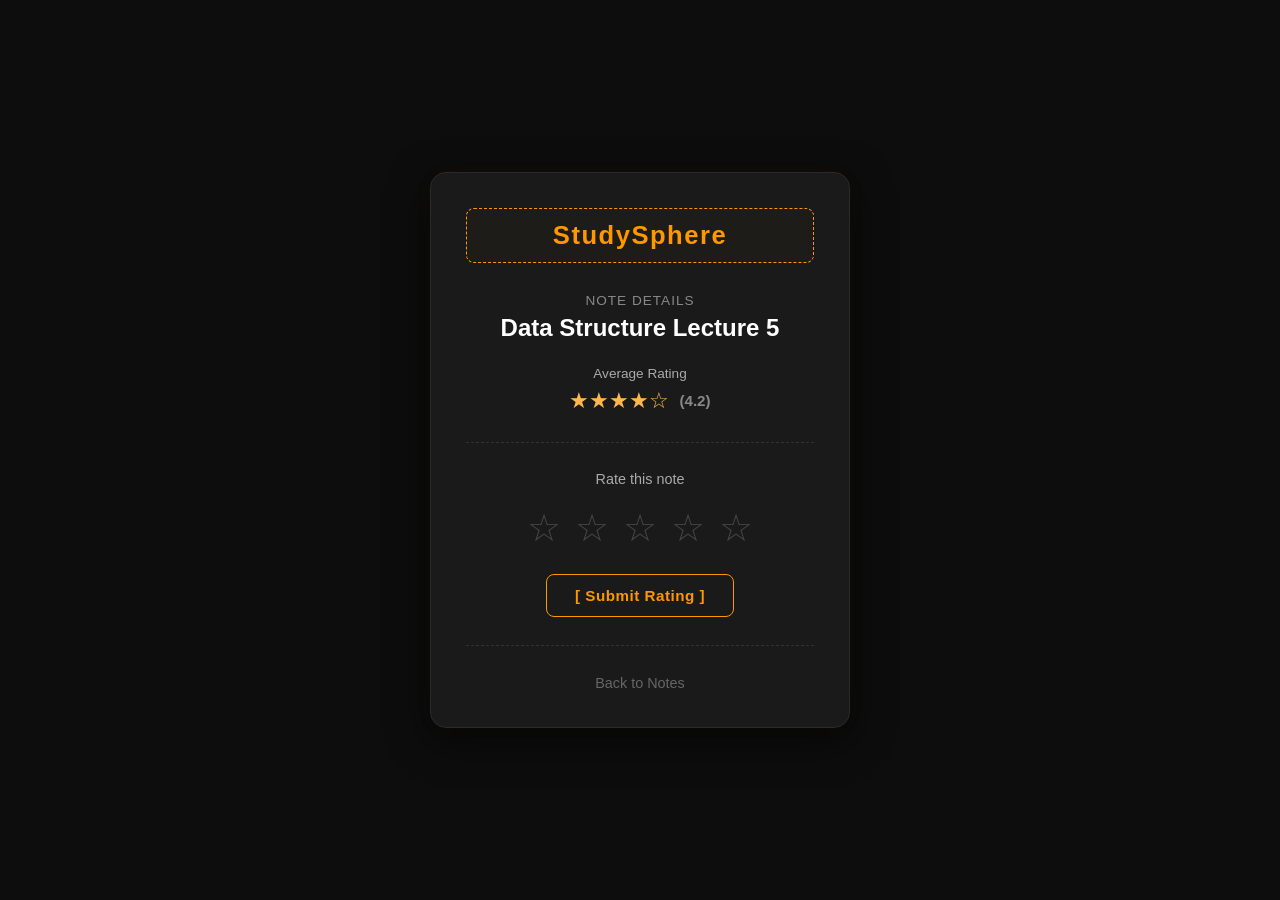
<file: prototypes/sprint1/kittamet/kittamet_note_rating_prototype.html>
<!DOCTYPE html>
<html lang="en">
<head>
  <meta charset="UTF-8">
  <meta name="viewport" content="width=device-width, initial-scale=1.0">
  <title>StudySphere - Note Rating</title>
  <link rel="stylesheet" href="kittamet_note_rating_style.css">
</head>
<body>

  <div class="rating-card">
    <header class="brand-box">StudySphere</header>
    
    <main class="content">
      <p class="subtitle">Note Details</p>
      <h1 class="note-title">Data Structure Lecture 5</h1>
      
      <div class="average-rating">
        <p>Average Rating</p>
        <div class="stars-display">★★★★☆ <span class="rating-num">(4.2)</span></div>
      </div>
      
      <hr class="wireframe-divider">
      
      <div class="user-rate-section">
        <p class="section-title">Rate this note</p>
        <!-- ดาว 5 ดวงสำหรับให้คลิกเลือกคะแนน -->
        <div class="star-rating" id="starRating">
          <span class="star" data-value="1">☆</span>
          <span class="star" data-value="2">☆</span>
          <span class="star" data-value="3">☆</span>
          <span class="star" data-value="4">☆</span>
          <span class="star" data-value="5">☆</span>
        </div>
        <button class="btn-submit" id="submitBtn">[ Submit Rating ]</button>
      </div>
      
      <hr class="wireframe-divider">
      
      <a href="#" class="btn-back">Back to Notes</a>
    </main>
  </div>

  <!-- JavaScript จาก ChatGPT สำหรับจัดการ Event การคลิกและแจ้งเตือน -->
  <script>
    let selectedRating = 0;
    const stars = document.querySelectorAll('#starRating .star');
    const submitBtn = document.getElementById('submitBtn');

    // ระบบสลับสีดาวเมื่อผู้ใช้คลิกเลือก (Interactive Selection)
    stars.forEach(star => {
      star.addEventListener('click', function() {
        selectedRating = parseInt(this.getAttribute('data-value'));
        
        // อัปเดตดาวทึบ (★) และดาวโปร่ง (☆) ตามคะแนนที่เลือก
        stars.forEach(s => {
          const value = parseInt(s.getAttribute('data-value'));
          if (value <= selectedRating) {
            s.textContent = '★';
            s.classList.add('selected');
          } else {
            s.textContent = '☆';
            s.classList.remove('selected');
          }
        });
      });
    });

    // ตรวจสอบเงื่อนไขเมื่อกดปุ่ม [ Submit Rating ]
    submitBtn.addEventListener('click', function() {
      // 1. ถ้ายังไม่ได้เลือกดาวเลย
      if (selectedRating === 0) {
        alert("Please select a rating before submitting.");
        return;
      }

      // 2. ถ้าเลือกดาวแล้ว ให้แสดง Alert สำเร็จ
      alert(`Thank you for rating! You gave this note ${selectedRating} stars. (This is a prototype)`);
    });
  </script>
</body>
</html>
</file>
<file: prototypes/sprint1/style.css>
* {
  box-sizing: border-box;
}

body {
  margin: 0;
  padding: 32px 20px 48px;
  font-family: "Segoe UI", Tahoma, sans-serif;
  background: #f4f5f7;
  color: #22252a;
}

header {
  max-width: 960px;
  margin: 0 auto 24px;
}

header h1 {
  margin: 0 0 8px;
  font-size: 24px;
}

header p {
  margin: 0;
  color: #5b6069;
  font-size: 14px;
  line-height: 1.6;
}

main {
  max-width: 960px;
  margin: 0 auto;
}

.tabs {
  display: flex;
  flex-wrap: wrap;
  gap: 8px;
  margin-bottom: 16px;
}

.tab {
  padding: 10px 18px;
  border: 1px solid #d3d7de;
  border-radius: 999px;
  background: #fff;
  color: #3c414a;
  font-size: 14px;
  font-family: inherit;
  cursor: pointer;
}

.tab:hover {
  border-color: #2f6fed;
  color: #2f6fed;
}

.tab.active {
  background: #2f6fed;
  border-color: #2f6fed;
  color: #fff;
}

.stage {
  background: #fff;
  border: 1px solid #e2e5ea;
  border-radius: 12px;
  padding: 16px;
}

.owner {
  margin: 0 0 12px;
  font-size: 13px;
  color: #5b6069;
}

iframe {
  width: 100%;
  height: 620px;
  border: 1px solid #e2e5ea;
  border-radius: 8px;
  background: #fff;
}

.open-link {
  margin: 12px 0 0;
  font-size: 13px;
}

.open-link a {
  color: #2f6fed;
}

@media (max-width: 600px) {
  iframe {
    height: 520px;
  }
}
</file>
<file: docs/design/mockup/style.css>
:root {
  --ink: #211d17;
  --paper: #f6f1e6;
  --card: #fffdf7;
  --amber: #e8a33d;
  --amber-soft: #f9e3bb;
  --amber-text: #a15c00;
  --muted: #8a8272;
  --muted-2: #5c5548;
  --line: rgba(33,29,23,0.14);
  --line-strong: rgba(33,29,23,0.18);
  --red: #c0392b;
  --chip-bg: #f0ead9;
}

* { box-sizing: border-box; }

body {
  margin: 0;
  background: var(--paper);
  background-image: radial-gradient(circle at 1px 1px, rgba(33,29,23,0.05) 1px, transparent 0);
  background-size: 22px 22px;
  font-family: 'Work Sans', sans-serif;
  color: var(--ink);
  -webkit-font-smoothing: antialiased;
}

::selection { background: var(--amber); color: var(--ink); }
::placeholder { color: #a89f8f; }

@keyframes riseIn {
  from { opacity: 0; transform: translateY(10px); }
  to { opacity: 1; transform: translateY(0); }
}

.view { animation: riseIn .35s ease; }

/* NAV */
.nav {
  position: sticky; top: 0; z-index: 20;
  background: rgba(246,241,230,0.92);
  backdrop-filter: blur(6px);
  border-bottom: 1.5px solid var(--line);
}
.nav-inner {
  max-width: 1120px; margin: 0 auto; padding: 16px 32px;
  display: flex; align-items: center; justify-content: space-between; gap: 24px;
}
.brand { display: flex; align-items: center; gap: 9px; cursor: pointer; }
.brand-mark {
  width: 32px; height: 32px; border-radius: 7px; background: var(--ink);
  display: flex; align-items: center; justify-content: center; transform: rotate(-4deg);
}
.brand-mark span {
  width: 14px; height: 14px; border-bottom: 2px solid var(--amber); border-right: 2px solid var(--amber);
  display: block; transform: rotate(45deg) translate(-1px,-2px);
}
.brand-name { font-family: 'Newsreader', serif; font-size: 23px; font-weight: 600; letter-spacing: -0.01em; }
.nav-links { display: flex; align-items: center; gap: 6px; font-size: 15px; font-weight: 500; }
.nav-link { padding: 8px 14px; border-radius: 8px; cursor: pointer; color: var(--muted-2); }
.nav-link.active { color: var(--ink); background: var(--chip-bg); }
.nav-auth { position: relative; }

.avatar-sm {
  width: 38px; height: 38px; border-radius: 50%; background: var(--amber); border: 2px solid var(--ink);
  display: flex; align-items: center; justify-content: center; font-family: 'Newsreader', serif;
  font-weight: 600; font-size: 15px; cursor: pointer;
}
.btn-login-nav {
  padding: 9px 18px; border-radius: 8px; border: 1.5px solid var(--ink); font-weight: 600; font-size: 14px;
  cursor: pointer; background: var(--ink); color: var(--paper);
}
.user-menu {
  position: absolute; right: 0; top: 46px; background: var(--card); border: 1.5px solid rgba(33,29,23,0.16);
  border-radius: 10px; box-shadow: 0 10px 30px rgba(33,29,23,0.14); min-width: 160px; overflow: hidden;
  animation: riseIn .15s ease;
}
.user-menu-item { padding: 12px 16px; font-size: 14px; cursor: pointer; border-bottom: 1px solid rgba(33,29,23,0.08); }
.user-menu-item.danger { color: var(--red); border-bottom: none; }

/* PAGE */
.page { max-width: 1120px; margin: 0 auto; padding: 56px 32px 80px; }
.page-narrow { max-width: 640px; }
.page-mid { max-width: 840px; }
.page-login { max-width: 900px; padding-top: 64px; }

.hero { max-width: 640px; margin-bottom: 36px; animation: riseIn .5s ease; }
.hero h1 { font-family: 'Newsreader', serif; font-size: 44px; line-height: 1.08; font-weight: 600; margin: 0 0 14px; letter-spacing: -0.01em; }
.hero .highlight { background: linear-gradient(transparent 62%, var(--amber) 0); white-space: nowrap; }
.hero p { font-size: 16px; color: var(--muted-2); line-height: 1.6; margin: 0; }

/* SEARCH */
.search-bar {
  display: flex; align-items: center; gap: 12px; background: var(--card); border: 1.5px solid var(--line-strong);
  border-radius: 12px; padding: 4px 4px 4px 16px; margin-bottom: 18px; box-shadow: 0 1px 0 rgba(33,29,23,0.04);
}
.search-bar input {
  flex: 1; border: none; outline: none; background: transparent; font-size: 15.5px;
  font-family: 'Work Sans', sans-serif; padding: 12px 0; color: var(--ink);
}
.result-count { font-size: 13px; color: var(--muted); padding-right: 10px; }

.chip-row { display: flex; gap: 8px; flex-wrap: wrap; margin-bottom: 32px; align-items: center; }
.chip {
  padding: 7px 16px; border-radius: 20px; font-size: 13.5px; font-weight: 500; cursor: pointer;
  border: 1.5px solid var(--line-strong); background: transparent; color: var(--muted-2);
}
.chip.active { border-color: var(--amber); background: var(--amber-soft); color: var(--amber-text); }
.chip-sep { width: 1.5px; align-self: stretch; background: var(--line-strong); margin: 2px 4px; }
.chip-sort { display: flex; align-items: center; gap: 5px; }

/* NOTE GRID */
.note-grid { display: grid; grid-template-columns: repeat(auto-fill, minmax(320px, 1fr)); gap: 20px; }
.note-card {
  background: var(--card); border: 1.5px solid var(--line); border-radius: 14px; padding: 20px; cursor: pointer;
  transition: transform .15s ease, box-shadow .15s ease;
}
.note-card:hover { transform: translateY(-3px); box-shadow: 0 14px 28px rgba(33,29,23,0.12); }
.note-card-top { display: flex; align-items: flex-start; justify-content: space-between; margin-bottom: 14px; }
.tag-course {
  font-size: 11.5px; font-weight: 600; letter-spacing: .04em; text-transform: uppercase; color: var(--amber-text);
  background: var(--amber-soft); padding: 4px 9px; border-radius: 6px; display: inline-block;
}
.mine-badge { font-size: 11px; color: var(--muted); font-weight: 500; }
.note-title { font-family: 'Newsreader', serif; font-size: 19px; font-weight: 600; line-height: 1.28; margin-bottom: 6px; }
.note-meta { font-size: 13.5px; color: var(--muted); margin-bottom: 14px; }
.note-stars { display: flex; align-items: center; gap: 5px; margin-bottom: 12px; }
.note-rating-text { font-size: 13px; color: var(--muted-2); margin-left: 2px; }
.note-tags { display: flex; gap: 6px; flex-wrap: wrap; }
.note-tag { font-size: 11.5px; color: var(--muted-2); background: var(--chip-bg); padding: 3px 9px; border-radius: 12px; }

.no-results { text-align: center; padding: 60px 20px; color: var(--muted); }
.no-results-title { font-family: 'Newsreader', serif; font-size: 20px; margin-bottom: 6px; color: var(--ink); }
.no-results-sub { font-size: 14px; }

/* DETAIL */
.back-link { display: flex; align-items: center; gap: 6px; font-size: 14px; color: var(--muted-2); cursor: pointer; margin-bottom: 22px; font-weight: 500; }
.detail-grid { display: grid; grid-template-columns: 1.3fr 1fr; gap: 32px; align-items: start; }
.detail-grid h2 { font-family: 'Newsreader', serif; font-size: 32px; font-weight: 600; margin: 0 0 8px; line-height: 1.15; }
.d-meta { font-size: 14.5px; color: var(--muted); margin-bottom: 22px; }
.preview-card {
  background: var(--card); border: 1.5px solid var(--line); border-radius: 14px; padding: 28px; min-height: 280px;
  box-shadow: 0 1px 0 rgba(33,29,23,0.04);
}
.preview-line { height: 11px; background: rgba(33,29,23,0.1); border-radius: 3px; margin-bottom: 14px; }
.preview-footer { text-align: center; color: #a89f8f; font-size: 13px; margin-top: 24px; }

.detail-actions { display: flex; gap: 10px; margin-bottom: 20px; }
.btn-dark {
  height: 46px; border-radius: 10px; background: var(--ink); color: var(--paper); display: flex; align-items: center;
  justify-content: center; gap: 8px; font-weight: 600; cursor: pointer; font-size: 14.5px; flex: 1;
}
.btn-icon {
  width: 46px; height: 46px; border-radius: 10px; border: 1.5px solid var(--line-strong); display: flex;
  align-items: center; justify-content: center; cursor: pointer; flex: none; background: transparent;
}
.btn-icon.active { background: var(--amber-soft); }
.rating-card { background: var(--card); border: 1.5px solid var(--line); border-radius: 14px; padding: 20px; margin-bottom: 18px; }
.rating-label { font-size: 13px; color: var(--muted); margin-bottom: 8px; font-weight: 500; }
.rating-big { font-family: 'Newsreader', serif; font-size: 26px; font-weight: 600; margin-bottom: 14px; }
.rating-big span { font-size: 14px; color: var(--muted); font-weight: 400; font-family: 'Work Sans', sans-serif; }
.star-input { display: flex; gap: 4px; }
.star-input svg { cursor: pointer; }
.flag-note {
  background: var(--amber-soft); border: 1.5px solid rgba(161,92,0,0.25); border-radius: 14px; padding: 18px;
  font-size: 13.5px; color: #5c3d00; line-height: 1.55;
}

.comments-section { margin-top: 44px; max-width: 720px; }
.comments-title { font-family: 'Newsreader', serif; font-size: 22px; font-weight: 600; margin-bottom: 18px; }
.comment-item {
  background: var(--card); border: 1.5px solid rgba(33,29,23,0.12); border-radius: 12px; padding: 14px 16px;
  margin-bottom: 10px; font-size: 14.5px; line-height: 1.5;
}
.comment-item b { font-weight: 600; }
.comment-form { display: flex; gap: 10px; margin-top: 14px; }
.comment-form input {
  flex: 1; border: 1.5px solid var(--line-strong); border-radius: 10px; padding: 12px 14px; font-size: 14.5px;
  font-family: 'Work Sans', sans-serif; outline: none; background: var(--card);
}
.btn-post { flex: none; padding: 0 20px; height: auto; }

/* FORM ELEMENTS (shared) */
.field-label { font-size: 13.5px; font-weight: 600; margin-bottom: 6px; }
.text-input {
  width: 100%; border: 1.5px solid var(--line-strong); border-radius: 10px; padding: 12px 14px; font-size: 14.5px;
  font-family: 'Work Sans', sans-serif; outline: none; margin-bottom: 18px; background: var(--card); color: var(--ink);
}
.textarea { min-height: 80px; resize: vertical; }

/* UPLOAD */
.section-title { font-family: 'Newsreader', serif; font-size: 30px; font-weight: 600; margin: 0 0 8px; }
.section-sub { font-size: 14.5px; color: var(--muted); margin: 0 0 28px; }
.dropzone {
  border: 2px dashed var(--line-strong); background: #fbf9f2; border-radius: 14px; padding: 36px; text-align: center;
  margin-bottom: 24px; transition: all .15s ease; cursor: pointer;
}
.dropzone.dragover { border-color: var(--amber); background: #fbf1dd; }
.dropzone-label { font-size: 15px; font-weight: 600; margin: 10px 0 4px; }
.dropzone-sub { font-size: 13px; color: var(--muted); }

.tag-editor { display: flex; gap: 8px; flex-wrap: wrap; margin-bottom: 28px; align-items: center; }
.tag-pill {
  display: flex; align-items: center; gap: 6px; background: var(--chip-bg); padding: 6px 10px 6px 12px;
  border-radius: 14px; font-size: 13px;
}
.tag-pill svg { cursor: pointer; }
.tag-input {
  border: 1.5px dashed rgba(33,29,23,0.25); border-radius: 14px; padding: 6px 12px; font-size: 13px;
  font-family: 'Work Sans', sans-serif; outline: none; background: transparent; width: 170px;
}
.upload-actions { display: flex; gap: 12px; }
.btn-outline {
  flex: 1; height: 48px; border-radius: 10px; border: 1.5px solid var(--line-strong); display: flex;
  align-items: center; justify-content: center; font-weight: 600; font-size: 14.5px; cursor: pointer;
}
.btn-accent {
  flex: 1; height: 48px; border-radius: 10px; background: var(--amber); border: 1.5px solid var(--ink);
  display: flex; align-items: center; justify-content: center; font-weight: 700; font-size: 14.5px; cursor: pointer;
}

/* PROFILE */
.profile-header { display: flex; align-items: center; gap: 18px; margin-bottom: 28px; }
.avatar-lg {
  width: 66px; height: 66px; border-radius: 50%; background: var(--amber); border: 2px solid var(--ink);
  display: flex; align-items: center; justify-content: center; font-family: 'Newsreader', serif; font-weight: 600; font-size: 24px;
}
.profile-name { font-family: 'Newsreader', serif; font-size: 24px; font-weight: 600; }
.profile-email { font-size: 14px; color: var(--muted); }
.stats-row { display: grid; grid-template-columns: repeat(3,1fr); gap: 14px; margin-bottom: 36px; }
.stat-card { background: var(--card); border: 1.5px solid var(--line); border-radius: 12px; padding: 18px; text-align: center; }
.stat-num { font-family: 'Newsreader', serif; font-size: 26px; font-weight: 600; }
.stat-red { color: var(--red); }
.stat-label { font-size: 12.5px; color: var(--muted); margin-top: 2px; }

.upload-row {
  display: flex; align-items: center; justify-content: space-between; background: var(--card); border: 1.5px solid var(--line);
  border-radius: 12px; padding: 14px 18px; margin-bottom: 10px;
}
.upload-row-main { cursor: pointer; }
.upload-row-title { font-weight: 600; font-size: 15px; margin-bottom: 3px; }
.upload-row-meta { font-size: 13px; color: var(--muted); }
.upload-row-actions { display: flex; align-items: center; gap: 16px; }
.upload-row-rating { font-size: 13.5px; color: var(--red); font-weight: 600; }
.upload-row-delete { font-size: 13px; color: var(--muted); cursor: pointer; text-decoration: underline; }

/* LOGIN */
.login-card {
  display: grid; grid-template-columns: 1fr 1fr; border: 1.5px solid var(--line-strong); border-radius: 20px;
  overflow: hidden; box-shadow: 0 20px 50px rgba(33,29,23,0.1);
}
.login-left { background: var(--ink); color: var(--paper); padding: 48px 38px; display: flex; flex-direction: column; justify-content: space-between; }
.login-brand { font-family: 'Newsreader', serif; font-size: 23px; font-weight: 600; }
.login-quote { font-family: 'Newsreader', serif; font-style: italic; font-size: 24px; line-height: 1.35; }
.login-sub { font-size: 13px; color: #c9c1ae; }
.login-right { background: var(--card); padding: 48px 38px; }
.auth-tabs { display: flex; margin-bottom: 26px; border-bottom: 1.5px solid var(--line); }
.auth-tab { padding: 0 0 12px; margin-right: 24px; font-weight: 600; font-size: 15px; cursor: pointer; color: var(--muted); border-bottom: 2px solid transparent; }
.auth-tab.active { color: var(--ink); border-bottom-color: var(--amber); }
.or-divider { text-align: center; font-size: 12.5px; color: var(--muted); }
.sso-row { display: flex; gap: 10px; margin-top: 14px; }
.sso-btn { height: 42px; font-size: 13.5px; }

a { color: var(--amber-text); }
a:hover { color: var(--ink); }

@media (max-width: 720px) {
  .detail-grid { grid-template-columns: 1fr; }
  .login-card { grid-template-columns: 1fr; }
}
</file>
<file: web/style.css>
/* Look follows the team's wireframe and mockup in docs/design/ (Issue #84): warm paper
   background, dark ink, amber accent, serif headings. Every page shares this file.
   Newsreader and Work Sans have no Thai glyphs, so each stack names a Thai font next:
   the browser takes Latin letters from the first font and Thai letters from the second. */
:root {
  --ink: #211d17;
  --paper: #f6f1e6;
  --card: #fffdf7;
  --amber: #e8a33d;
  --amber-soft: #f9e3bb;
  --amber-text: #a15c00;
  --muted: #8a8272;
  --muted-2: #5c5548;
  --line: rgba(33, 29, 23, .14);
  --line-strong: rgba(33, 29, 23, .2);
  --chip-bg: #f0ead9;
  --red: #b3261e;
  --red-soft: #fdecea;
  --green: #1e5b24;
  --green-soft: #e8f5e9;
  --serif: 'Newsreader', 'Noto Serif Thai', Georgia, serif;
  --sans: 'Work Sans', 'IBM Plex Sans Thai', 'Segoe UI', Tahoma, sans-serif;
}

* { box-sizing: border-box; }
/* buttons and boxes set their own display, which would otherwise win over [hidden] */
[hidden] { display: none !important; }

body {
  margin: 0;
  background-color: var(--paper);
  background-image: radial-gradient(circle at 1px 1px, rgba(33, 29, 23, .05) 1px, transparent 0);
  background-size: 22px 22px;
  font-family: var(--sans);
  color: var(--ink);
  line-height: 1.5;
  -webkit-font-smoothing: antialiased;
}

::selection { background: var(--amber); color: var(--ink); }
::placeholder { color: #a89f8f; }
a { color: var(--amber-text); }
a:hover { color: var(--ink); }

:focus-visible { outline: 2px solid var(--amber-text); outline-offset: 2px; }

.visually-hidden {
  position: absolute;
  width: 1px;
  height: 1px;
  overflow: hidden;
  clip: rect(0 0 0 0);
  white-space: nowrap;
}

/* ---- Top nav bar (site.js) ---- */
.site-nav {
  position: sticky;
  top: 0;
  z-index: 20;
  background: rgba(246, 241, 230, .92);
  backdrop-filter: blur(6px);
  border-bottom: 1.5px solid var(--line);
  padding: 12px max(16px, calc((100% - 1120px) / 2));
  display: flex;
  justify-content: space-between;
  align-items: center;
  flex-wrap: wrap;
  gap: 8px 16px;
  font-size: 15px;
}
.nav-links,
.nav-user { display: flex; align-items: center; flex-wrap: wrap; gap: 4px; }
.nav-links { flex: 1; }
.nav-user { gap: 8px 12px; }
.nav-links a {
  color: var(--muted-2);
  text-decoration: none;
  font-weight: 500;
  padding: 7px 12px;
  border-radius: 8px;
}
.nav-links a:hover { color: var(--ink); background: var(--chip-bg); }
.nav-links a[aria-current="page"] { color: var(--ink); background: var(--chip-bg); }
.nav-brand {
  display: inline-flex;
  align-items: center;
  gap: 9px;
  font-family: var(--serif);
  font-size: 22px;
  font-weight: 600;
  color: var(--ink);
  text-decoration: none;
  padding: 0 12px 0 0;
  margin-right: 8px;
}
/* the mockup's logo, drawn without an image file: a tilted dark square with an amber tick */
.nav-brand { position: relative; }
.nav-brand::before {
  content: "";
  width: 30px;
  height: 30px;
  border-radius: 7px;
  background: var(--ink);
  transform: rotate(-4deg);
}
.nav-brand::after {
  content: "";
  position: absolute;
  left: 11px;
  top: 50%;
  width: 7px;
  height: 13px;
  border-right: 2px solid var(--amber);
  border-bottom: 2px solid var(--amber);
  transform: translateY(-62%) rotate(45deg);
}
.nav-name { font-weight: 600; overflow-wrap: anywhere; }

/* ---- Page layout ---- */
.page-card {
  max-width: 1120px;
  margin: 0 auto;
  padding: 40px 16px 72px;
}
.form-card { max-width: 900px; }
.form-card-wide { max-width: 680px; }

.page-title {
  font-family: var(--serif);
  font-size: clamp(28px, 4vw, 34px);
  font-weight: 600;
  line-height: 1.2;
  margin: 0 0 8px;
}
.page-lead { margin: 0 0 24px; }

/* Search page hero */
.hero { max-width: 640px; margin-bottom: 28px; }
.hero .page-title { font-size: clamp(32px, 6vw, 44px); line-height: 1.12; margin-bottom: 12px; }
.hero mark {
  background: linear-gradient(transparent 62%, var(--amber) 0);
  color: inherit;
  white-space: nowrap;
}
.hero p { font-size: 16px; color: var(--muted-2); margin: 0; }

/* ---- Search form ---- */
.search-bar {
  display: flex;
  align-items: center;
  gap: 10px;
  background: var(--card);
  border: 1.5px solid var(--line-strong);
  border-radius: 12px;
  padding: 4px 4px 4px 16px;
  margin-bottom: 14px;
}
.search-bar:focus-within { border-color: var(--amber); }
.search-icon { color: var(--muted); flex-shrink: 0; }
.search-input {
  flex: 1;
  min-width: 0;
  border: none;
  outline: none;
  background: transparent;
  font: inherit;
  font-size: 15.5px;
  padding: 11px 0;
  color: var(--ink);
}
.search-bar .primary-btn { flex-shrink: 0; }

.filter-panel {
  background: var(--card);
  border: 1.5px solid var(--line);
  border-radius: 14px;
  margin-bottom: 20px;
}
.filter-panel > summary {
  cursor: pointer;
  padding: 12px 16px;
  font-weight: 600;
  font-size: 14px;
  color: var(--muted-2);
}
.filter-panel[open] > summary { border-bottom: 1.5px solid var(--line); }
.filter-body { padding: 16px; }

.filter-row {
  display: grid;
  grid-template-columns: repeat(auto-fill, minmax(min(100%, 160px), 1fr));
  gap: 12px;
  margin-bottom: 14px;
}
.filter-field { display: flex; flex-direction: column; gap: 4px; font-size: 13px; color: var(--muted-2); font-weight: 500; }
.filter-input,
.text-input {
  width: 100%;
  background: var(--card);
  border: 1.5px solid var(--line-strong);
  border-radius: 10px;
  padding: 9px 12px;
  font: inherit;
  font-size: 14px;
  color: var(--ink);
}
.filter-input:focus,
.text-input:focus { border-color: var(--amber); box-shadow: 0 0 0 3px rgba(232, 163, 61, .2); outline: none; }

.type-row {
  display: flex;
  flex-wrap: wrap;
  gap: 8px;
  border: none;
  padding: 0;
  margin: 0 0 16px;
  font-size: 13.5px;
}
.type-row legend { font-size: 13px; color: var(--muted-2); font-weight: 500; margin-bottom: 6px; padding: 0; }
/* file-type checkboxes look like the mockup's filter chips */
.type-row label {
  display: inline-flex;
  align-items: center;
  gap: 6px;
  padding: 6px 14px;
  border-radius: 20px;
  border: 1.5px solid var(--line-strong);
  color: var(--muted-2);
  cursor: pointer;
}
.type-row label:has(input:checked) { border-color: var(--amber); background: var(--amber-soft); color: var(--amber-text); }
.type-row input { accent-color: var(--amber-text); margin: 0; }

.form-actions { display: flex; flex-wrap: wrap; gap: 10px; }

/* ---- Buttons ---- */
.primary-btn,
.secondary-btn {
  display: inline-flex;
  align-items: center;
  justify-content: center;
  gap: 6px;
  border-radius: 10px;
  padding: 10px 18px;
  font: inherit;
  font-size: 14px;
  font-weight: 600;
  cursor: pointer;
  text-decoration: none;
}
.primary-btn { background: var(--ink); color: var(--paper); border: 1.5px solid var(--ink); }
.primary-btn:hover { background: #3a332a; color: var(--paper); }
.secondary-btn { background: transparent; color: var(--ink); border: 1.5px solid var(--line-strong); }
.secondary-btn:hover { background: var(--chip-bg); color: var(--ink); }
.accent-btn { background: var(--amber); color: var(--ink); }
.accent-btn:hover { background: #f0b357; color: var(--ink); }
.primary-btn:disabled,
.secondary-btn:disabled { opacity: .6; cursor: progress; }

/* ---- Messages ---- */
.error-box,
.notice-box {
  border-radius: 10px;
  padding: 10px 14px;
  font-size: 14px;
  margin: 0 0 14px;
}
.error-box { background: var(--red-soft); border: 1.5px solid #f5c2c0; color: #8a1f17; }
.error-box a { color: inherit; font-weight: 600; }
.notice-box { background: var(--green-soft); border: 1.5px solid #b7dfba; color: var(--green); }

/* ---- Results ---- */
.results-header { font-size: 13.5px; color: var(--muted); margin: 4px 0 14px; min-height: 20px; }

.results-list {
  display: grid;
  grid-template-columns: repeat(auto-fill, minmax(min(100%, 300px), 1fr));
  gap: 18px;
}

.note-card {
  display: flex;
  flex-direction: column;
  background: var(--card);
  border: 1.5px solid var(--line);
  border-radius: 14px;
  padding: 18px 20px;
  transition: transform .15s ease, box-shadow .15s ease;
  min-width: 0;
}
.note-card:hover { transform: translateY(-3px); box-shadow: 0 14px 28px rgba(33, 29, 23, .12); }
.note-card-top { display: flex; align-items: center; justify-content: space-between; gap: 8px; margin-bottom: 12px; }
.tag-course {
  font-size: 11.5px;
  font-weight: 600;
  letter-spacing: .04em;
  text-transform: uppercase;
  color: var(--amber-text);
  background: var(--amber-soft);
  padding: 4px 9px;
  border-radius: 6px;
  overflow-wrap: anywhere;
}
.file-badge { font-size: 11.5px; font-weight: 600; color: var(--muted); }
.note-title {
  font-family: var(--serif);
  font-size: 19px;
  font-weight: 600;
  line-height: 1.3;
  margin: 0 0 4px;
  overflow-wrap: anywhere;
}
.note-link { color: inherit; text-decoration: none; }
.note-link:hover { color: var(--amber-text); text-decoration: underline; }
.note-sub { font-size: 13.5px; color: var(--muted); margin: 0 0 2px; overflow-wrap: anywhere; }
.note-uploader { font-size: 13.5px; color: var(--muted-2); margin: 2px 0 10px; overflow-wrap: anywhere; }
.note-rating { display: flex; align-items: center; flex-wrap: wrap; gap: 6px; margin: 0 0 12px; font-size: 13px; }
.note-stars { color: var(--amber); font-size: 16px; letter-spacing: 1px; }
.note-rating-summary { color: var(--muted-2); }
.note-tags { display: flex; gap: 6px; flex-wrap: wrap; margin-bottom: 14px; }
.note-tag {
  font-size: 12px;
  color: var(--muted-2);
  background: var(--chip-bg);
  padding: 3px 10px;
  border-radius: 12px;
  overflow-wrap: anywhere;
}
.note-card-foot {
  margin-top: auto;
  padding-top: 12px;
  border-top: 1.5px solid var(--line);
  display: flex;
  align-items: flex-end;
  gap: 4px 14px;
  font-size: 12.5px;
  color: var(--muted);
}
/* the counts may wrap onto two lines; "ดูตัวอย่าง" stays on the right of the last line */
.note-card-meta { display: flex; flex-wrap: wrap; gap: 2px 14px; min-width: 0; }
.note-card-meta span { white-space: nowrap; }
.preview-link {
  margin-left: auto;
  white-space: nowrap;
  background: none;
  border: none;
  padding: 4px 0;
  font: inherit;
  font-size: 13.5px;
  font-weight: 600;
  color: var(--amber-text);
  cursor: pointer;
}
.preview-link:hover { color: var(--ink); text-decoration: underline; }

.no-results { text-align: center; padding: 56px 20px; color: var(--muted); font-family: var(--serif); font-size: 20px; }
.load-more { display: flex; margin: 24px auto 0; }
.load-more[hidden] { display: none; }

/* ---- Preview dialog (US-11) ---- */
.preview-dialog {
  width: min(760px, calc(100vw - 32px));
  max-height: calc(100vh - 32px);
  padding: 0;
  border: 1.5px solid var(--line-strong);
  border-radius: 16px;
  background: var(--card);
  color: var(--ink);
  box-shadow: 0 20px 50px rgba(33, 29, 23, .25);
}
.preview-dialog::backdrop { background: rgba(33, 29, 23, .5); }
.preview-body { padding: 22px; display: flex; flex-direction: column; gap: 16px; }
.preview-header { display: flex; justify-content: space-between; align-items: flex-start; gap: 12px; }
.preview-title { margin: 0; font-family: var(--serif); font-size: 24px; font-weight: 600; line-height: 1.2; overflow-wrap: anywhere; }
.close-btn {
  background: transparent;
  border: 1.5px solid var(--line-strong);
  border-radius: 10px;
  width: 36px;
  height: 36px;
  font-size: 15px;
  color: var(--ink);
  cursor: pointer;
  flex-shrink: 0;
}
.close-btn:hover { background: var(--chip-bg); }
.preview-frame {
  background: #fbf9f2;
  border: 1.5px solid var(--line);
  border-radius: 12px;
  min-height: 200px;
  max-height: 60vh;
  overflow: auto;
  display: flex;
  align-items: flex-start;
  justify-content: center;
}
.preview-frame img { max-width: 100%; height: auto; display: block; }
.preview-frame img[hidden] { display: none; }
.preview-status { color: var(--muted); font-size: 14px; padding: 40px 16px; margin: auto; text-align: center; }
.preview-footer { display: flex; justify-content: space-between; align-items: center; flex-wrap: wrap; gap: 12px; }

.rating-panel {
  background: var(--paper);
  border: 1.5px solid var(--line);
  border-radius: 12px;
  padding: 14px 16px;
}
.rating-panel h3 { margin: 0 0 4px; font-size: 13px; color: var(--muted); font-weight: 600; }
.rating-average { margin: 0 0 4px; font-family: var(--serif); font-size: 22px; font-weight: 600; }
.rating-message { margin: 4px 0; color: var(--muted-2); font-size: 13.5px; }
.rating-stars { display: flex; gap: 2px; margin: 6px 0 10px; }
.rating-stars[hidden],
#submitRating[hidden] { display: none; }
.rating-star {
  padding: 0 2px;
  border: 0;
  background: none;
  color: var(--muted);
  font: inherit;
  font-size: 30px;
  line-height: 1;
  cursor: pointer;
}
.rating-star.selected { color: var(--amber); }
.rating-star:disabled { cursor: default; }

/* ---- Note detail page (1d, Issue #85) ---- */
.back-link {
  display: inline-flex;
  margin-bottom: 22px;
  font-size: 14px;
  font-weight: 500;
  color: var(--muted-2);
  text-decoration: none;
}
.back-link:hover { color: var(--ink); text-decoration: underline; }
.detail-grid {
  display: grid;
  grid-template-columns: minmax(0, 1.3fr) minmax(0, 1fr);
  gap: 32px;
  align-items: start;
}
.detail-main .tag-course { display: inline-block; margin-bottom: 10px; }
.detail-title {
  font-family: var(--serif);
  font-size: clamp(26px, 4vw, 32px);
  font-weight: 600;
  line-height: 1.15;
  margin: 0 0 8px;
  overflow-wrap: anywhere;
}
.detail-meta { font-size: 14.5px; color: var(--muted); margin: 0 0 12px; overflow-wrap: anywhere; }
.detail-description { margin: 0 0 16px; white-space: pre-line; overflow-wrap: anywhere; }
.detail-preview { min-height: 280px; max-height: 75vh; margin-top: 8px; }
.detail-actions { display: flex; gap: 10px; margin-bottom: 8px; }
.detail-download { flex: 1; min-height: 46px; font-size: 14.5px; }
.icon-btn {
  width: 46px;
  height: 46px;
  flex: none;
  display: inline-flex;
  align-items: center;
  justify-content: center;
  border-radius: 10px;
  border: 1.5px solid var(--line-strong);
  background: transparent;
  color: var(--ink);
  cursor: pointer;
}
.icon-btn:hover { background: var(--chip-bg); }
.icon-btn[aria-pressed="true"],
.icon-btn[aria-expanded="true"] { background: var(--amber-soft); border-color: var(--amber); color: var(--amber-text); }
.icon-btn[aria-pressed="true"] svg { fill: currentColor; }
.icon-btn:disabled { opacity: .6; cursor: progress; }
.action-status { min-height: 21px; margin: 0 0 12px; font-size: 13.5px; color: var(--muted-2); }
.side-card {
  background: var(--card);
  border: 1.5px solid var(--line);
  border-radius: 14px;
  padding: 18px 20px;
  margin-bottom: 16px;
}
.side-label { margin: 0 0 6px; font-size: 13px; font-weight: 600; color: var(--muted); }
.rating-big { margin: 0 0 6px; font-family: var(--serif); font-size: 24px; font-weight: 600; }
.accent-btn { border-color: var(--amber); }
.flag-note {
  background: var(--amber-soft);
  border: 1.5px solid rgba(161, 92, 0, .25);
  border-radius: 14px;
  padding: 14px 16px;
  margin: 0;
  font-size: 13.5px;
  color: #5c3d00;
}

.comments-section { margin-top: 44px; max-width: 720px; }
.comments-title { font-family: var(--serif); font-size: 22px; font-weight: 600; margin: 0 0 16px; }
.comments-list { list-style: none; margin: 0; padding: 0; }
.comment-item {
  background: var(--card);
  border: 1.5px solid var(--line);
  border-radius: 12px;
  padding: 12px 16px;
  margin-bottom: 10px;
}
.comment-item.own { border-color: rgba(161, 92, 0, .3); }
.comment-head { display: flex; align-items: baseline; flex-wrap: wrap; gap: 4px 10px; margin: 0 0 4px; font-size: 13.5px; }
.comment-time { color: var(--muted); font-size: 12.5px; }
.comment-text { margin: 0; font-size: 14.5px; white-space: pre-line; overflow-wrap: anywhere; }
.link-btn {
  margin-left: auto;
  background: none;
  border: none;
  padding: 0;
  font: inherit;
  font-size: 13px;
  color: var(--muted);
  text-decoration: underline;
  cursor: pointer;
}
.link-btn:hover { color: var(--red); }
.comment-form { display: flex; gap: 10px; margin-top: 14px; align-items: flex-start; }
.comment-form .text-input { flex: 1; min-height: 46px; }
.comment-form .primary-btn { flex: none; min-height: 46px; }

/* ---- Login page (1a) ---- */
.auth-card {
  display: grid;
  grid-template-columns: 1fr 1fr;
  border: 1.5px solid var(--line-strong);
  border-radius: 20px;
  overflow: hidden;
  box-shadow: 0 20px 50px rgba(33, 29, 23, .1);
  background: var(--card);
}
.auth-aside {
  background: var(--ink);
  color: var(--paper);
  padding: 44px 36px;
  display: flex;
  flex-direction: column;
  justify-content: space-between;
  gap: 32px;
}
.auth-brand { font-family: var(--serif); font-size: 23px; font-weight: 600; margin: 0; }
.auth-quote { font-family: var(--serif); font-style: italic; font-size: 24px; line-height: 1.45; margin: 0; }
.auth-sub { font-size: 13.5px; color: #c9c1ae; margin: 0; }
.auth-main { padding: 40px 36px; }

.tab-list { display: flex; gap: 24px; border-bottom: 1.5px solid var(--line); margin-bottom: 22px; }
.tab {
  background: none;
  border: none;
  border-bottom: 2px solid transparent;
  margin-bottom: -1.5px;
  padding: 0 0 12px;
  font: inherit;
  font-size: 15px;
  font-weight: 600;
  color: var(--muted);
  cursor: pointer;
}
.tab[aria-selected="true"] { color: var(--ink); border-bottom-color: var(--amber); }

/* ---- Forms ---- */
.stack-form { display: flex; flex-direction: column; gap: 16px; }
.stack-form[hidden] { display: none; }
.field-grid { display: grid; grid-template-columns: repeat(auto-fill, minmax(min(100%, 220px), 1fr)); gap: 16px; }
.form-field { display: flex; flex-direction: column; gap: 6px; font-size: 13.5px; font-weight: 600; }
.form-field small,
.form-field .field-error { font-weight: 400; }
textarea.text-input { min-height: 84px; resize: vertical; }
.text-input[aria-invalid="true"],
.file-input[aria-invalid="true"] { border-color: var(--red); }
.field-hint { font-size: 12.5px; color: var(--muted); margin: 0; font-weight: 400; }
.field-error { display: block; font-size: 12.5px; color: var(--red); }
.field-error[hidden] { display: none; }
.required { color: var(--red); font-style: normal; }
.stack-form > .primary-btn { align-self: stretch; padding: 13px 22px; font-size: 15px; }

/* Upload page (1c): the file field is drawn as the mockup's drop zone. The real
   <input type="file"> stays visible inside it, so keyboard, screen readers and
   dropping a file onto the input all keep working without extra script. */
.dropzone {
  border: 2px dashed var(--line-strong);
  background: #fbf9f2;
  border-radius: 14px;
  padding: 28px 20px;
  text-align: center;
  align-items: center;
  font-weight: 400;
}
.dropzone:focus-within,
.dropzone:hover { border-color: var(--amber); background: #fbf1dd; }
.dropzone-label { font-size: 15px; font-weight: 600; }
.file-input { font: inherit; font-size: 13.5px; max-width: 100%; }
.file-input::file-selector-button {
  font: inherit;
  font-weight: 600;
  margin-right: 10px;
  padding: 8px 14px;
  border-radius: 10px;
  border: 1.5px solid var(--ink);
  background: var(--amber);
  color: var(--ink);
  cursor: pointer;
}

.done-box { display: flex; flex-direction: column; gap: 16px; }
.done-box[hidden] { display: none; }
.done-title { margin: 0; font-family: var(--serif); font-size: 26px; font-weight: 600; color: var(--green); }
.done-title:focus { outline: none; }

/* Upload progress (Issue #85) */
.upload-progress { display: flex; flex-direction: column; gap: 6px; }
.upload-progress progress { width: 100%; height: 10px; accent-color: var(--amber); }

/* ---- Profile page (1e, Issue #85) ---- */
.profile-head { margin-bottom: 20px; }
.profile-head .note-sub { font-size: 14.5px; }
.stats-row {
  list-style: none;
  margin: 0 0 36px;
  padding: 0;
  display: grid;
  grid-template-columns: repeat(auto-fill, minmax(min(100%, 150px), 1fr));
  gap: 14px;
}
.stat-card {
  display: flex;
  flex-direction: column;
  gap: 2px;
  background: var(--card);
  border: 1.5px solid var(--line);
  border-radius: 14px;
  padding: 16px 18px;
}
.stat-num { font-family: var(--serif); font-size: 30px; font-weight: 600; line-height: 1.1; }
.stat-label { font-size: 13px; color: var(--muted); }
.profile-section { margin-bottom: 40px; }
.section-head { display: flex; justify-content: space-between; align-items: center; flex-wrap: wrap; gap: 10px; margin-bottom: 12px; }
.section-title { font-family: var(--serif); font-size: 22px; font-weight: 600; margin: 0 0 12px; }
.section-head .section-title { margin: 0; }
.profile-list { list-style: none; margin: 0; padding: 0; display: flex; flex-direction: column; gap: 10px; }
.profile-row {
  display: flex;
  justify-content: space-between;
  align-items: center;
  flex-wrap: wrap;
  gap: 10px 18px;
  background: var(--card);
  border: 1.5px solid var(--line);
  border-radius: 12px;
  padding: 14px 18px;
}
.profile-row-main { min-width: 0; flex: 1 1 260px; }
.profile-row-title { margin: 0 0 2px; font-size: 16px; font-weight: 600; overflow-wrap: anywhere; }
.profile-row-stats { margin: 4px 0 0; font-size: 13px; color: var(--muted-2); }
.profile-row-actions { display: flex; gap: 8px; flex-wrap: wrap; }
.profile-row-actions .secondary-btn { padding: 7px 14px; font-size: 13.5px; }
.danger-btn { color: var(--red); }
.danger-btn:hover { background: var(--red-soft); color: var(--red); }
.danger-fill { background: var(--red); border-color: var(--red); }
.danger-fill:hover { background: #8a1f17; }
.confirm-dialog { width: min(480px, calc(100vw - 32px)); }
.confirm-dialog p { margin: 0; }

/* Admin report review (admin.html): the reports of one note, under its title */
.report-list { list-style: none; margin: 10px 0 0; padding: 0; display: grid; gap: 8px; }
.report-item { border-left: 3px solid #f5c2c0; padding: 2px 0 2px 12px; }

/* Stats page (stats.html) */
.leaderboard { margin: 0; padding-left: 22px; display: grid; gap: 4px; font-size: 14.5px; }
.leaderboard .is-you { font-weight: 600; color: var(--amber-text); }
.profile-row.is-selected { border-color: var(--amber); box-shadow: 0 0 0 3px var(--amber-soft); }
.stats-error { color: var(--red); }

@media (max-width: 720px) {
  .auth-card { grid-template-columns: 1fr; }
  .auth-aside { padding: 28px 24px; gap: 14px; }
  .auth-quote { font-size: 19px; }
  .auth-main { padding: 28px 20px; }
  .page-card { padding-top: 28px; }
  .detail-grid { grid-template-columns: 1fr; gap: 24px; }
}

@media (max-width: 480px) {
  .site-nav { font-size: 14px; }
  .nav-brand { font-size: 19px; }
  /* row 1: brand + login/user · row 2: the links in one line that scrolls sideways if it must */
  .nav-user { order: 1; margin-left: auto; }
  .nav-links {
    order: 2;
    flex: 1 0 100%;
    flex-wrap: nowrap;
    overflow-x: auto;
    scrollbar-width: none;
    margin: 0 -6px;
  }
  .nav-links a { padding: 6px 10px; white-space: nowrap; }
  .search-bar { padding-left: 12px; }
  .search-icon { display: none; }
  .comment-form { flex-direction: column; align-items: stretch; }
}
</file>
<file: prototypes/sprint1/atichat_upload_note_style.css>
/*
  1. Style the body with a light gray background and a sans-serif font.
  2. Center the form card horizontally and vertically on the page.
  3. Give the card a white background, rounded corners, and a subtle box shadow.
  4. Style the input fields with consistent padding and a light border.
  5. Style the submit button with a blue background, white text, and a hover effect.
*/

body {
  font-family: sans-serif;
  background: #f0f0f0;
  display: flex;
  justify-content: center;
  align-items: center;
  min-height: 100vh;
  margin: 0;
}

.card {
  background: #fff;
  padding: 30px;
  border-radius: 8px;
  box-shadow: 0 2px 6px rgba(0, 0, 0, 0.15);
  width: 360px;
}

h1 {
  margin-top: 0;
  font-size: 22px;
}

.subtitle {
  color: #666;
  font-size: 14px;
  margin-bottom: 20px;
}

label {
  display: block;
  margin-top: 12px;
  margin-bottom: 4px;
  font-size: 14px;
}

input[type="text"],
input[type="file"],
textarea {
  width: 100%;
  padding: 8px;
  border: 1px solid #ccc;
  border-radius: 4px;
  box-sizing: border-box;
  font-size: 14px;
  font-family: inherit;
}

button {
  margin-top: 20px;
  width: 100%;
  padding: 10px;
  background: #3b7ddd;
  color: #fff;
  border: none;
  border-radius: 4px;
  font-size: 15px;
  cursor: pointer;
}

button:hover {
  background: #2f66b5;
}
</file>
<file: prototypes/sprint1/kittamet_note_rating_style.css>
/* รีเซ็ตค่าพื้นฐาน */
* {
  box-sizing: border-box;
  margin: 0;
  padding: 0;
  font-family: 'Inter', 'Segoe UI', Tahoma, Geneva, Verdana, sans-serif;
}

body {
  background-color: #0d0d0d; /* ปรับพื้นหลังให้มืดสนิทเพื่อขับตัวการ์ด */
  color: #ffffff;
  display: flex;
  justify-content: center;
  align-items: center;
  min-height: 100vh;
  padding: 20px;
}

/* การ์ดหลัก - เพิ่มเงาฟุ้งๆ และขอบให้ดูนุ่มนวลขึ้น */
.rating-card {
  background-color: #1a1a1a;
  border: 1px solid #2a2a2a;
  border-radius: 16px;
  width: 100%;
  max-width: 420px;
  padding: 35px;
  text-align: center;
  box-shadow: 0 12px 40px rgba(0, 0, 0, 0.6), 0 0 20px rgba(255, 152, 0, 0.03);
}

/* กล่องข้อความแบรนด์ StudySphere ด้านบน */
.brand-box {
  border: 1.5px dashed #ff9800;
  border-radius: 8px;
  padding: 12px;
  font-size: 1.6rem;
  font-weight: 800;
  color: #ff9800;
  letter-spacing: 1.5px;
  margin-bottom: 30px;
  background-color: rgba(255, 152, 0, 0.02);
}

.subtitle {
  font-size: 0.85rem;
  color: #888888;
  text-transform: uppercase;
  letter-spacing: 1px;
  margin-bottom: 6px;
}

.note-title {
  font-size: 1.5rem;
  font-weight: 700;
  margin-bottom: 24px;
}

.average-rating p {
  font-size: 0.85rem;
  color: #aaaaaa;
  margin-bottom: 6px;
}

.stars-display {
  font-size: 1.4rem;
  color: #ffb74d;
  display: flex;
  justify-content: center;
  align-items: center;
  gap: 4px;
}

.rating-num {
  font-size: 0.95rem;
  color: #888888;
  margin-left: 6px;
  font-weight: 600;
}

/* เส้นคั่นประดูสะอาดตาขึ้น */
.wireframe-divider {
  border: 0;
  border-top: 1px dashed #333333;
  margin: 28px 0;
}

.section-title {
  font-size: 0.9rem;
  color: #aaaaaa;
  margin-bottom: 18px;
}

/* โซนดาวให้คะแนน - ปรับปรุงให้ Hover ไล่จากซ้ายมาขวา */
.star-rating {
  font-size: 2.4rem;
  margin-bottom: 24px;
  cursor: pointer;
  display: flex;
  justify-content: center;
  gap: 14px;
  user-select: none;
  flex-direction: row; /* จัดเรียงจากซ้ายไปขวา */
}

.star {
  color: #444444;
  transition: transform 0.1s ease, color 0.15s ease;
}

/* เวลาเมาส์ชี้ดวงไหน ให้ดวงนั้นและดวงก่อนหน้า (ทางซ้าย) สว่างทั้งหมด */
.star-rating:hover .star {
  color: #ff9800;
  text-shadow: 0 0 10px rgba(255, 152, 0, 0.3);
}

.star:hover ~ .star {
  color: #444444;
  text-shadow: none;
}

.star:hover {
  transform: scale(1.2);
}

.star.selected {
  color: #ff9800;
  text-shadow: 0 0 10px rgba(255, 152, 0, 0.3);
}

/* ปุ่มกด Submit - ทำให้ดูเป็นปุ่มกดที่โมเดิร์นและชัดเจนขึ้น */
.btn-submit {
  background-color: transparent;
  color: #ff9800;
  border: 1.5px solid #ff9800;
  padding: 12px 28px;
  font-size: 0.95rem;
  font-weight: 700;
  cursor: pointer;
  border-radius: 8px;
  transition: all 0.2s ease;
  letter-spacing: 0.5px;
}

.btn-submit:hover {
  background-color: #ff9800;
  color: #0d0d0d;
  box-shadow: 0 0 15px rgba(255, 152, 0, 0.3);
}

/* ลิงก์ย้อนกลับ */
.btn-back {
  display: inline-block;
  color: #666666;
  text-decoration: none;
  font-size: 0.9rem;
  font-weight: 500;
  transition: color 0.2s ease;
}

.btn-back:hover {
  color: #ff9800;
}
</file>
<file: prototypes/sprint1/wachirawit_search_note_prototype.css>
*{box-sizing:border-box}
body{margin:0;padding:40px 16px;background:#f2f2f2;font-family:"Segoe UI",Tahoma,sans-serif;color:#222}

.search-card{max-width:600px;margin:0 auto;background:#fff;border:1px solid #e0e0e0;border-radius:16px;padding:24px;box-shadow:0 8px 24px rgba(0,0,0,.06)}

.search-input{width:100%;padding:10px 14px;font-size:14px;border:1px solid #ccc;border-radius:999px;outline:none;margin-bottom:16px}
.search-input:focus{border-color:#4a90e2;box-shadow:0 0 0 2px rgba(74,144,226,.15)}

.filter-row{display:flex;flex-wrap:wrap;gap:8px;margin-bottom:16px}
.filter-btn{background:#f6f7fb;border:1px solid #d9dde5;border-radius:999px;padding:8px 12px;font-size:13px;color:#333;appearance:none;cursor:pointer}

.results-header{display:flex;justify-content:space-between;align-items:center;font-size:13px;color:#555;margin-bottom:12px}
.history-link{color:#4a90e2;text-decoration:none}
.history-link:hover{text-decoration:underline}

.history-panel{display:none;flex-wrap:wrap;gap:6px;margin-bottom:12px;padding:10px;background:#f6f7fb;border:1px solid #e5e7eb;border-radius:10px}
.history-panel.open{display:flex}
.history-item{background:#fff;border:1px solid #d9dde5;border-radius:999px;padding:5px 10px;font-size:12px;color:#333;cursor:pointer}
.history-item:hover{background:#eef2f9}
.history-empty{font-size:12px;color:#999}

.results-list{display:flex;flex-direction:column;gap:12px}

.note-card{display:flex;align-items:center;gap:12px;border:1px solid #e5e7eb;border-radius:12px;padding:12px;background:#fafafa}
.thumbnail{flex-shrink:0;width:56px;height:56px;border:1px solid #cfcfcf;border-radius:10px;display:flex;align-items:center;justify-content:center;color:#999;font-size:20px;background:#f5f5f5}

.note-info{flex:1;min-width:0}
.note-title{font-size:14px;font-weight:600;color:#222;margin-bottom:4px;white-space:nowrap;overflow:hidden;text-overflow:ellipsis}
.note-sub{font-size:12px;color:#888}

.note-meta{display:flex;flex-direction:column;align-items:flex-start;gap:4px;font-size:12px;color:#555;flex-shrink:0}
.rating{color:#f5a623;letter-spacing:1px}
.downloads{display:flex;align-items:center;gap:4px}

.preview-link{flex-shrink:0;font-size:13px;color:#4a90e2;text-decoration:none;background:none;border:none;padding:0;cursor:pointer}
.preview-link:hover{text-decoration:underline}

.no-results{display:none;text-align:center;color:#999;font-size:14px;padding:40px 0}
.scroll-indicator{text-align:center;color:#999;font-size:20px;margin-top:16px}
</file>
<file: prototypes/sprint1/kittamet/kittamet_note_rating_style.css>
/* รีเซ็ตค่าพื้นฐาน */
* {
  box-sizing: border-box;
  margin: 0;
  padding: 0;
  font-family: 'Inter', 'Segoe UI', Tahoma, Geneva, Verdana, sans-serif;
}

body {
  background-color: #0d0d0d; /* ปรับพื้นหลังให้มืดสนิทเพื่อขับตัวการ์ด */
  color: #ffffff;
  display: flex;
  justify-content: center;
  align-items: center;
  min-height: 100vh;
  padding: 20px;
}

/* การ์ดหลัก - เพิ่มเงาฟุ้งๆ และขอบให้ดูนุ่มนวลขึ้น */
.rating-card {
  background-color: #1a1a1a;
  border: 1px solid #2a2a2a;
  border-radius: 16px;
  width: 100%;
  max-width: 420px;
  padding: 35px;
  text-align: center;
  box-shadow: 0 12px 40px rgba(0, 0, 0, 0.6), 0 0 20px rgba(255, 152, 0, 0.03);
}

/* กล่องข้อความแบรนด์ StudySphere ด้านบน */
.brand-box {
  border: 1.5px dashed #ff9800;
  border-radius: 8px;
  padding: 12px;
  font-size: 1.6rem;
  font-weight: 800;
  color: #ff9800;
  letter-spacing: 1.5px;
  margin-bottom: 30px;
  background-color: rgba(255, 152, 0, 0.02);
}

.subtitle {
  font-size: 0.85rem;
  color: #888888;
  text-transform: uppercase;
  letter-spacing: 1px;
  margin-bottom: 6px;
}

.note-title {
  font-size: 1.5rem;
  font-weight: 700;
  margin-bottom: 24px;
}

.average-rating p {
  font-size: 0.85rem;
  color: #aaaaaa;
  margin-bottom: 6px;
}

.stars-display {
  font-size: 1.4rem;
  color: #ffb74d;
  display: flex;
  justify-content: center;
  align-items: center;
  gap: 4px;
}

.rating-num {
  font-size: 0.95rem;
  color: #888888;
  margin-left: 6px;
  font-weight: 600;
}

/* เส้นคั่นประดูสะอาดตาขึ้น */
.wireframe-divider {
  border: 0;
  border-top: 1px dashed #333333;
  margin: 28px 0;
}

.section-title {
  font-size: 0.9rem;
  color: #aaaaaa;
  margin-bottom: 18px;
}

/* โซนดาวให้คะแนน - ขยายใหญ่และจัดสเปซ */
.star-rating {
  font-size: 2.4rem;
  margin-bottom: 24px;
  cursor: pointer;
  display: flex;
  justify-content: center;
  gap: 14px;
  user-select: none;
}

.star {
  color: #444444;
  transition: transform 0.1s ease, color 0.15s ease;
}

/* ใส่ความดึ๋งเวลาเอาเมาส์ชี้ดาว */
.star:hover {
  transform: scale(1.15);
}

.star.selected, .star:hover {
  color: #ff9800;
  text-shadow: 0 0 10px rgba(255, 152, 0, 0.3);
}

/* ปุ่มกด Submit - ทำให้ดูเป็นปุ่มกดที่โมเดิร์นและชัดเจนขึ้น */
.btn-submit {
  background-color: transparent;
  color: #ff9800;
  border: 1.5px solid #ff9800;
  padding: 12px 28px;
  font-size: 0.95rem;
  font-weight: 700;
  cursor: pointer;
  border-radius: 8px;
  transition: all 0.2s ease;
  letter-spacing: 0.5px;
}

.btn-submit:hover {
  background-color: #ff9800;
  color: #0d0d0d;
  box-shadow: 0 0 15px rgba(255, 152, 0, 0.3);
}

/* ลิงก์ย้อนกลับ */
.btn-back {
  display: inline-block;
  color: #666666;
  text-decoration: none;
  font-size: 0.9rem;
  font-weight: 500;
  transition: color 0.2s ease;
}

.btn-back:hover {
  color: #ff9800;
}
</file>
